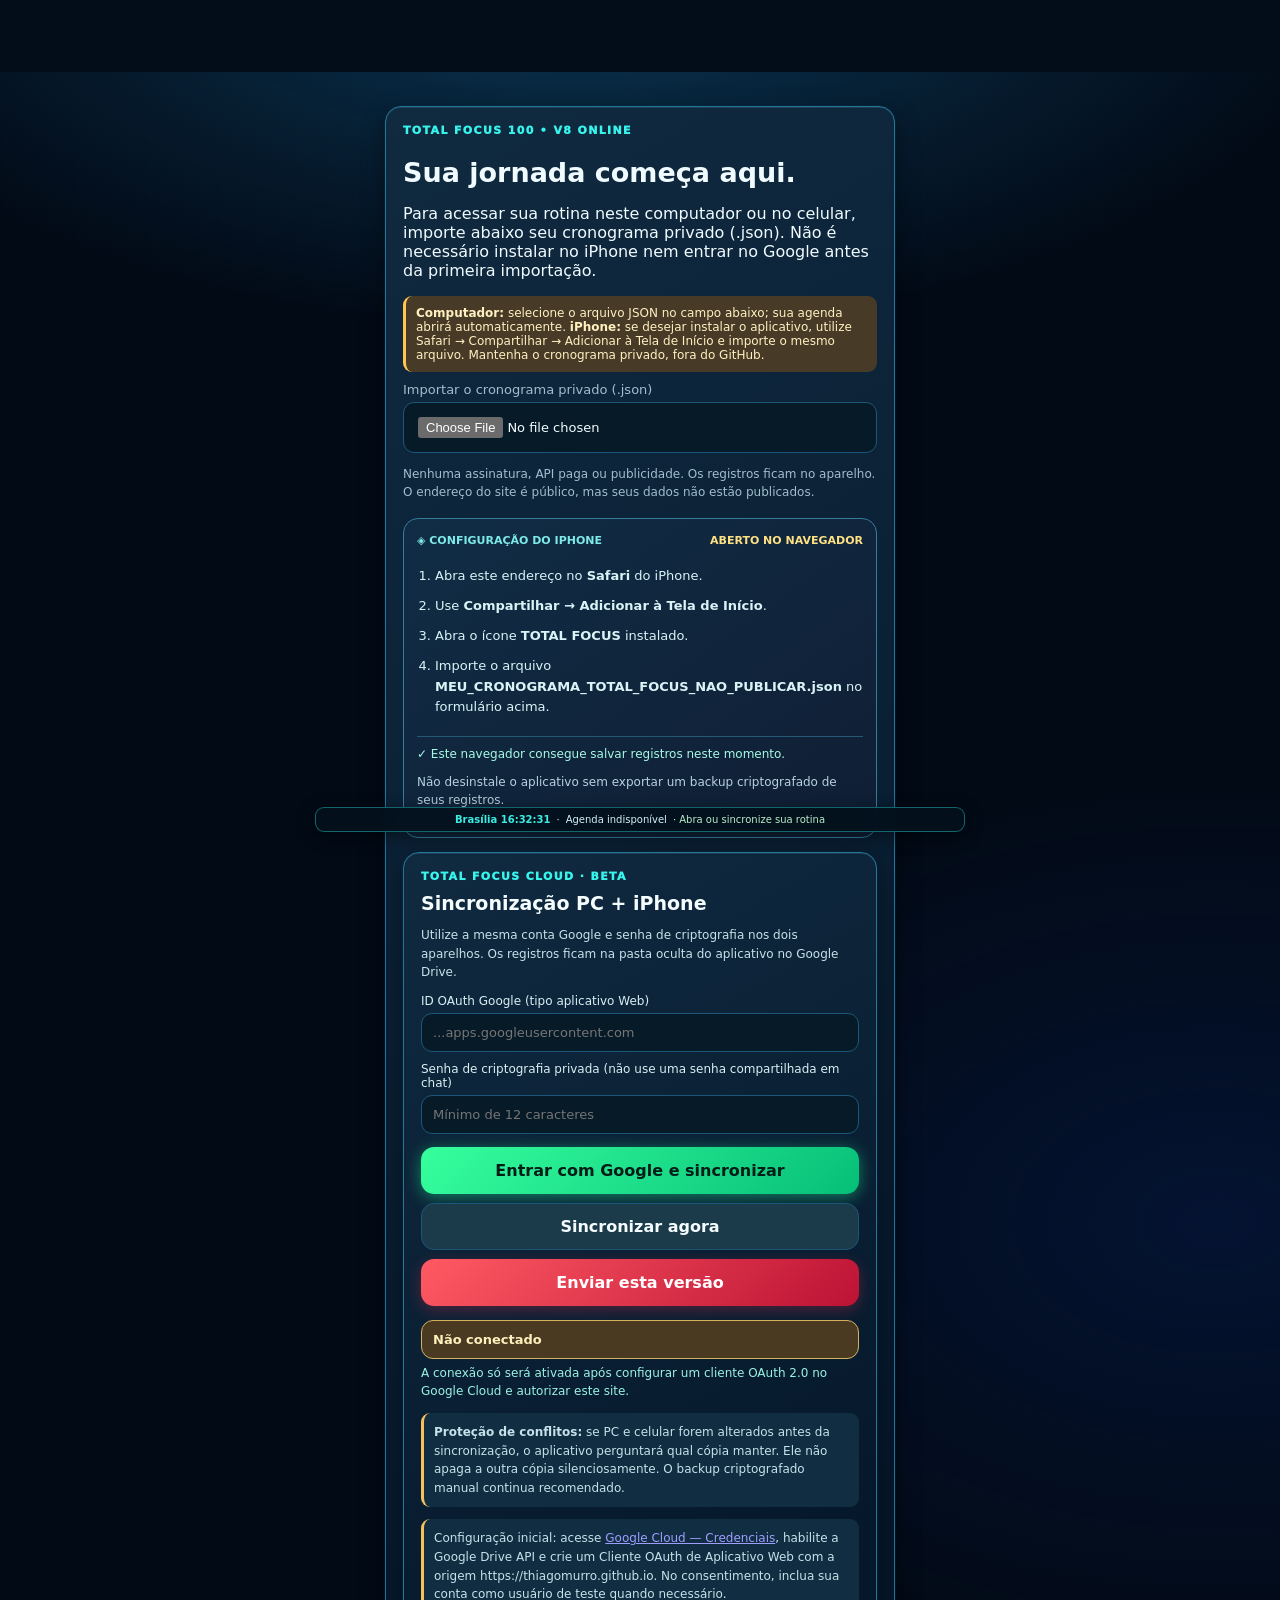
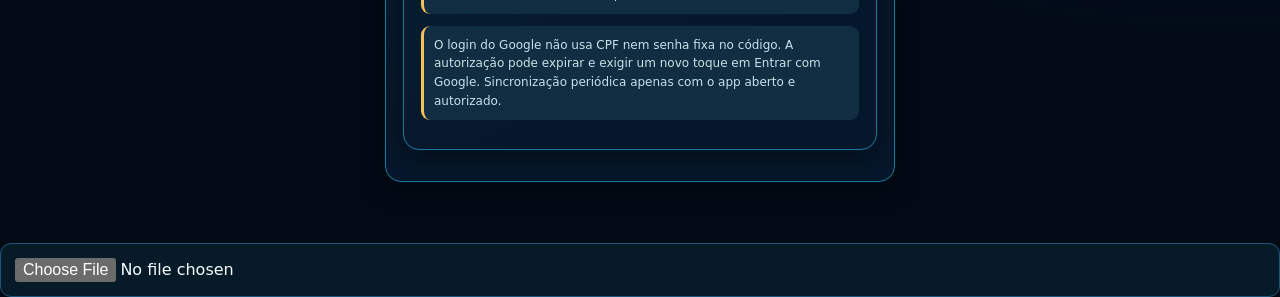
<file: total-focus-100/index.html>
<!doctype html>
<html lang="pt-BR"><head><meta charset="utf-8"><meta name="viewport" content="width=device-width,initial-scale=1,viewport-fit=cover"><meta name="theme-color" content="#071629"><meta name="apple-mobile-web-app-capable" content="yes"><meta name="apple-mobile-web-app-status-bar-style" content="black-translucent"><meta name="apple-mobile-web-app-title" content="TOTAL FOCUS"><meta name="robots" content="noindex,nofollow"><link rel="manifest" href="./manifest.webmanifest"><link rel="icon" href="./icon.svg" type="image/svg+xml"><title>TOTAL FOCUS 100 | Jornada</title>
<style>
:root{color-scheme:dark;--bg:#061320;--panel:#102536;--panel2:#142e40;--edge:#275166;--txt:#eefafa;--muted:#a4c0cb;--cyan:#41e4df;--gold:#ffd078;--red:#fe807b}
*{box-sizing:border-box}body{font-family:-apple-system,BlinkMacSystemFont,"Segoe UI",sans-serif;background:radial-gradient(circle at 80% -5%,#174d62 0%,transparent 50%),var(--bg);color:var(--txt);margin:0;min-height:100vh}button,input,select,textarea{font:inherit}button{cursor:pointer;border:1px solid var(--edge);background:#1b3b4a;color:var(--txt);border-radius:13px;padding:12px 14px}button:disabled{opacity:.4;cursor:not-allowed}button.primary{color:#062527;background:linear-gradient(110deg,#38e1d5,#aaf9e7);border:0;font-weight:800}button.warn{background:#583139;border-color:#885663}button.gold{background:#efbc60;color:#222015;font-weight:800}button.small{padding:8px 11px;font-size:13px}.hidden{display:none!important}#shell{max-width:650px;margin:auto;padding:16px 16px 100px}header{display:flex;align-items:center;justify-content:space-between;gap:12px}header .logo{display:flex;align-items:center;gap:9px;font-size:15px;font-weight:900;letter-spacing:1.2px}header svg{width:41px;height:41px}h1{font-size:27px;margin:20px 0 5px}h2{font-size:19px;margin:0 0 12px}h3{margin:0 0 9px}.muted,small{color:var(--muted)}small{line-height:1.45}.kicker{color:var(--cyan);font-size:11px;font-weight:800;letter-spacing:1.6px}.card{border:1px solid var(--edge);background:linear-gradient(155deg,#102b3b,#0c1e2e);border-radius:21px;padding:17px;margin:14px 0;box-shadow:0 8px 28px #0002}.hero{border-color:#2c8f92;background:linear-gradient(125deg,#123f48,#102635)}.flex{display:flex;align-items:center;justify-content:space-between;gap:9px}.stack{display:grid;gap:9px}.grid{display:grid;grid-template-columns:1fr 1fr;gap:11px}.metric{background:#09202f;padding:12px;border-radius:13px}.metric strong{display:block;font-size:24px;margin-bottom:2px}.bar{height:8px;border-radius:10px;background:#224150;overflow:hidden;margin:10px 0}.bar span{display:block;height:100%;background:linear-gradient(90deg,var(--cyan),var(--gold))}.task{border-bottom:1px solid #294454;padding:12px 0;display:flex;align-items:center;gap:9px}.task .hour{font-weight:800;color:var(--cyan);min-width:45px;font-size:13px}.task .data{flex:1;min-width:0}.task strong{display:block;font-size:14px}.task small{display:block}.task button{padding:8px 10px}.tag{font-size:11px;color:var(--gold)}#nav{position:fixed;bottom:0;left:0;width:100%;display:flex;justify-content:center;background:#071b2aee;border-top:1px solid var(--edge);padding:8px 3px max(8px,env(safe-area-inset-bottom));backdrop-filter:blur(12px);z-index:20}#nav button{border:0;background:transparent;font-size:11px;border-radius:9px;max-width:105px;min-width:60px;padding:5px 4px}#nav button i{display:block;font-style:normal;font-size:21px;margin-bottom:3px}#nav button.current{background:#164c56;color:#7bfff1}.pill{border-radius:22px;padding:8px 10px;background:#173d46;color:#ccfbf0;font-size:12px}label{display:block;margin:10px 0;font-size:13px;color:var(--muted)}input,select,textarea{display:block;color:var(--txt);background:#071a27;border:1px solid var(--edge);padding:11px;border-radius:11px;width:100%;margin-top:5px}input[type=file]{padding:14px}dialog{background:#0c2130;color:var(--txt);border:1px solid var(--edge);border-radius:19px;padding:20px;max-width:min(95vw,520px);max-height:85vh;overflow:auto;width:94%}dialog::backdrop{background:#001017bb}#toast{position:fixed;bottom:94px;left:50%;transform:translateX(-50%);background:#254d50;border:1px solid var(--cyan);border-radius:15px;max-width:95vw;padding:12px 19px;font-size:13px;z-index:99;display:none}.buttons{display:flex;flex-wrap:wrap;gap:8px;margin-top:13px}.notice{border-left:3px solid var(--gold);background:#473b28;color:#fff0c0;padding:10px;border-radius:9px;font-size:12px}.dog-line{padding:10px 0;border-bottom:1px solid var(--edge)}.dog-line b{color:var(--cyan)}.circle{font-size:42px;color:var(--cyan);font-variant-numeric:tabular-nums;font-weight:900;margin:15px 0}.steps{padding-left:21px}.steps li{padding:5px 0;line-height:1.5}.fixed{color:#b1c0c9}#setup{max-width:550px;margin:8vh auto 3vh;padding:20px}.footnote{font-size:12px;line-height:1.5;color:var(--muted)}
@media(max-width:390px){.grid{grid-template-columns:1fr}#nav button{min-width:54px}}
</style><style>
/* TF_SLEEP_ONLINE_V9 - identidade visual jogo e descanso */
body{background:radial-gradient(ellipse 85% 45% at 8% -4%,#226b88ad,transparent 75%),radial-gradient(ellipse 68% 38% at 100% 12%,#42247880,transparent 75%),#060c19;background-attachment:fixed}
body:before{content:"";position:fixed;inset:0;pointer-events:none;opacity:.14;background-image:radial-gradient(#82faff 1px,transparent 1.6px);background-size:63px 85px;animation:starShift 40s linear infinite}
#shell{position:relative}header{position:relative;z-index:2;background:#0c2340c4;padding:10px;border:1px solid #55e5db70;border-radius:17px;box-shadow:0 0 24px #1acde12c;backdrop-filter:blur(10px)}header .logo svg{filter:drop-shadow(0 0 9px #2ef3e9)}
.card{border-color:#436b8a;box-shadow:inset 0 1px 0 #ffffff19,0 10px 30px #0007;backdrop-filter:blur(8px)}
.card.hero{position:relative;overflow:hidden;border:1px solid #56f2e4;box-shadow:0 0 35px #37e7de37,inset 0 0 33px #4ef3ea12;background:radial-gradient(circle at 90% 0%,#198e9381,transparent 45%),linear-gradient(132deg,#16394d,#151b38)}
.card.hero:after{content:"◈";position:absolute;right:-12px;top:-38px;font-size:162px;color:#71f2ed17;pointer-events:none;animation:orb 6s ease-in-out infinite}
.card.hero button.primary{position:relative;z-index:2;min-height:53px;box-shadow:0 7px 21px #20ffd13b}
.metric{border:1px solid #59bddc5a;background:linear-gradient(145deg,#122e45,#121d35)}
#nav{border-top:1px solid #56e4e2a0;box-shadow:0 -8px 35px #07d7dd17}#nav button.current{text-shadow:0 0 12px #68ffee}
#sleep-open{margin-left:auto;font-size:21px;color:#91f9ee;border:1px solid #3ce7d6}
#sleep-modal{background:linear-gradient(143deg,#102e47,#11162f);color:#edffff;border:1px solid #54e7e3;box-shadow:0 15px 80px #000b}
.sleep-moon{font-size:42px;display:grid;place-items:center;width:76px;height:76px;border-radius:50%;background:radial-gradient(circle at 20% 20%,#58dce7,#173249 75%);border:2px solid #5aeee7;box-shadow:0 0 30px #49eddf99;animation:orb 5s ease-in-out infinite}
.sleep-days{display:grid;grid-template-columns:repeat(3,1fr);gap:9px;margin:17px 0}.sleep-days section{text-align:center;border:1px solid #347c92;border-radius:13px;background:#16344c;padding:10px 3px}.sleep-days strong{display:block;font-size:23px;color:#8ffce9}.sleep-days small{font-size:10px}.sleep-modal-opts label{display:flex;gap:8px;align-items:center;color:#e2fafa}.sleep-modal-opts input{width:18px;height:18px;margin:0}.sleep-actions button{width:100%;margin-top:9px}.sleep-note{background:#493728;color:#ffe8bd;padding:11px;border-radius:10px;font-size:12px;line-height:1.55}.sleep-caption{font-size:12px;color:#b5cddf;line-height:1.5}
@keyframes orb{50%{transform:translateY(9px)}}@keyframes starShift{to{background-position:160px 100px}}
@media(prefers-reduced-motion:reduce){.card.hero:after,.sleep-moon,body:before{animation:none}}
</style><link rel="stylesheet" href="./game-v10.css?v=10"><link rel="stylesheet" href="./game-v11.css?v=11"><link rel="stylesheet" href="./coach-v12.css?v=12"><link rel="stylesheet" href="./install-v13.css?v=13"><link rel="stylesheet" href="./reminders-v14.css?v=14"><link rel="stylesheet" href="./cloud-v16.css?v=16"><link rel="stylesheet" href="./experience-v17.css?v=17"><link rel="stylesheet" href="./screens-v18.css?v=18"><link rel="stylesheet" href="./qa-v19.css?v=19"><link rel="stylesheet" href="./premium-v20.css?v=21"><link rel="stylesheet" href="./desktop-v22.css?v=22"><link rel="stylesheet" href="./study-progress-v24.css?v=24"><link rel="stylesheet" href="./tf25-ui.css?v=25"><link rel="stylesheet" href="./tf42-live-focus.css?v=43"></head><body>
<div id="setup" class="hidden"><div class="card"><div class="kicker">TOTAL FOCUS 100 • V8 ONLINE</div><h1>Sua jornada começa aqui.</h1><p>Para acessar sua rotina neste computador ou no celular, importe abaixo seu cronograma privado (.json). Não é necessário instalar no iPhone nem entrar no Google antes da primeira importação.</p><div class="notice"><strong>Computador:</strong> selecione o arquivo JSON no campo abaixo; sua agenda abrirá automaticamente. <strong>iPhone:</strong> se desejar instalar o aplicativo, utilize Safari → Compartilhar → Adicionar à Tela de Início e importe o mesmo arquivo. Mantenha o cronograma privado, fora do GitHub.</div><label>Importar o cronograma privado (.json)<input id="upload" type="file" accept=".json,application/json"></label><p class="footnote">Nenhuma assinatura, API paga ou publicidade. Os registros ficam no aparelho. O endereço do site é público, mas seus dados não estão publicados.</p></div></div>
<div id="shell" class="hidden"><header><div class="logo"><svg viewBox="0 0 64 64" aria-label="Marca TOTAL FOCUS"><circle cx="32" cy="32" r="27" fill="#0b3140" stroke="#33ded4" stroke-width="5"/><path d="M12 43 32 16 52 43 32 29Z" fill="#80ffff" stroke="#009bd3" stroke-width="2"/><path d="M32 4v10M32 50v10M4 32h10M50 32h10" stroke="#fff" stroke-width="3"/></svg><span>TOTAL<br>FOCUS 100</span></div><span class="pill" id="level">NÍVEL 1</span></header><main id="main"></main></div>
<nav id="nav" class="hidden"><button data-page="today" class="current"><i>◉</i>Hoje</button><button data-page="agenda"><i>▦</i>Agenda</button><button data-page="shiro"><i>♧</i>Shiro</button><button data-page="progress"><i>▤</i>Rendimento</button><button data-page="focus"><i>✧</i>FOCUS AI</button><button data-page="config"><i>⚙</i>Ajustes</button></nav>
<dialog id="modal"><div id="modalcontent"></div><div class="buttons"><button id="close">Fechar</button></div></dialog><div id="toast"></div>
<script>
(function(){
"use strict";
var DK="totalfocus100.private.dataset.v1",SK="totalfocus100.v1",D=null,S=null,page="today",picked=null,interval=null;
var $=id=>document.getElementById(id),fmt=d=>d.split("-").reverse().join("/"),date=()=>{var d=new Date();return d.getFullYear()+"-"+String(d.getMonth()+1).padStart(2,"0")+"-"+String(d.getDate()).padStart(2,"0")},minute=x=>Number(x.slice(0,2))*60+Number(x.slice(3,5)),clock=x=>String(Math.floor(x/60)).padStart(2,"0")+":"+String(x%60).padStart(2,"0"),es=x=>String(x==null?"":x).replace(/[&<>"']/g,a=>({"&":"&amp;","<":"&lt;",">":"&gt;",'"':"&quot;","'":"&#39;"}[a]));
function notify(m){$("toast").textContent=m;$("toast").style.display="block";clearTimeout(notify.t);notify.t=setTimeout(()=>$("toast").style.display="none",3200)}
function sound(){if(S.settings&&S.settings.sound===false)return;try{var c=new(window.AudioContext||window.webkitAudioContext)(),o=c.createOscillator(),g=c.createGain();o.frequency.setValueAtTime(720,c.currentTime);o.frequency.linearRampToValueAtTime(1100,c.currentTime+.13);g.gain.setValueAtTime(.08,c.currentTime);g.gain.exponentialRampToValueAtTime(.001,c.currentTime+.18);o.connect(g);g.connect(c.destination);o.start();o.stop(c.currentTime+.19);setTimeout(()=>c.close(),400)}catch(e){}}
function init(){try{D=JSON.parse(localStorage.getItem(DK));if(!D||!Array.isArray(D.tasks)||D.start!=="2026-10-19"||D.end!=="2027-01-26")D=null}catch(e){D=null}
if(!D){$("setup").classList.remove("hidden");$("shell").classList.add("hidden");$("nav").classList.add("hidden");return}
try{S=JSON.parse(localStorage.getItem(SK))}catch(e){}if(!S)S={};S.statuses=S.statuses||{};S.overrides=S.overrides||{};S.quotes=S.quotes||{};S.quoteTimers=S.quoteTimers||{};S.dogs=S.dogs||{};S.weights=S.weights||[{date:D.start,kg:D.weightKg}];S.checkins=S.checkins||{};S.history=S.history||[];S.settings=S.settings||{sound:true};picked=date()<D.start?D.start:date()>D.end?D.end:date();$("setup").classList.add("hidden");$("shell").classList.remove("hidden");$("nav").classList.remove("hidden");render()}
function save(){try{localStorage.setItem(SK,JSON.stringify(S))}catch(e){notify("Sem espaço para salvar. Faça backup imediatamente.")}}
function tasks(){return D.tasks.map(t=>Object.assign({},t,S.overrides[t.id]||{}))}
function byDate(day){return tasks().filter(t=>t.date===day).sort((a,b)=>a.time.localeCompare(b.time))}
function get(id){return tasks().find(t=>t.id===id)}
function status(t){return S.statuses[t.id]||"pendente"}
function flexible(t){return t.priority==="flex"&&!t.meta?.optional}
function xp(){return tasks().filter(t=>flexible(t)&&status(t)==="feito").reduce((s,t)=>s+({Treino:22,Cardio:35,Shiro:28,PMERJ:25,"Inglês":17,Empresa:15}[t.category]||10),0)}
function daynum(day){return Math.round((new Date(day+"T12:00:00")-new Date(D.start+"T12:00:00"))/86400000)+1}
function done(id){var t=get(id);if(!t||t.priority!=="flex")return;if(t.category==="Empresa"&&t.meta?.kind==="cotacao")return quote(t);if(t.category==="Shiro")return dog(t);if(t.category==="Cardio")return cardio(t);S.statuses[id]="feito";S.history.unshift({type:"concluída",id:id,at:new Date().toISOString()});save();sound();render();notify("Missão concluída! +XP")}
function show(html){$("modalcontent").innerHTML=html;$("modal").showModal()}
function tag(t){return t.priority!=="flex"?"FIXO":t.category==="Empresa"?"COTAÇÃO":t.category.toUpperCase()}
function taskline(t){var isf=t.priority==="flex";return '<div class="task"><span class="hour">'+es(t.time)+'</span><div class="data"><strong>'+es(t.title)+'</strong><small>'+es(tag(t))+' · '+es(status(t))+'</small></div>'+(window.TF41_ROUTINE?'<div class="tf41-actions">'+window.TF41_ROUTINE.controls(t,S)+'</div>':(isf?'<button data-do="view" data-id="'+es(t.id)+'">Abrir</button>':'<span class="fixed">●</span>'))+'</div>'}
function render(){if(!D)return;var totalxp=xp(),level=1+Math.floor(Math.sqrt(totalxp/220));$("level").textContent="NÍVEL "+level;document.querySelectorAll("#nav button").forEach(x=>x.classList.toggle("current",x.dataset.page===page));var html="";
if(page==="today"){var list=byDate(picked),flex=list.filter(flexible),n=flex.filter(t=>status(t)==="feito").length,upcoming=flex.find(t=>status(t)==="pendente"||status(t)==="reprogramado");html='<p class="kicker">JORNADA · DIA '+Math.max(0,Math.min(100,daynum(picked)))+' DE 100</p><div class="flex"><h1>Meu dia</h1><input type="date" id="datepick" min="'+D.start+'" max="'+D.end+'" value="'+picked+'" style="max-width:160px"></div><div class="card hero"><span class="kicker">PRÓXIMA MISSÃO</span><h2>'+(upcoming?es(upcoming.title):"Nada pendente neste dia")+'</h2><p class="muted">'+(upcoming?es(upcoming.time)+" · "+es(upcoming.category):"Confira sua evolução")+'</p>'+(upcoming?'<button class="primary" data-do="view" data-id="'+es(upcoming.id)+'">▶ Iniciar / registrar</button>':'')+'</div><div class="grid"><div class="metric"><strong>'+n+'/'+flex.length+'</strong><small>Missões de hoje</small></div><div class="metric"><strong>'+totalxp+'</strong><small>Pontos de experiência</small></div></div><div class="bar"><span style="width:'+(flex.length?Math.round(n/flex.length*100):0)+'%"></span></div><div class="buttons"><button data-do="next">Remanejar próxima</button><button data-do="day">Reorganizar o dia</button><button data-do="undo">Desfazer último remanejamento</button><button data-do="checkin">Check-in físico</button></div><div class="card"><h2>Agenda</h2>'+list.map(taskline).join("")+'</div>'}
if(page==="agenda"){html='<h1>Agenda e ciclos</h1><label>Escolha uma data<input type="date" id="datepick" min="'+D.start+'" max="'+D.end+'" value="'+picked+'"></label><p class="muted">Ciclo '+Math.ceil(daynum(picked)/12)+' de 9 • sábado e compromissos fixos protegidos.</p><div class="card">'+byDate(picked).map(taskline).join("")+'</div><button data-do="travel">Modo viagem</button>'}
if(page==="shiro"){var lines=tasks().filter(t=>t.category==="Shiro"),ct=lines.filter(t=>status(t)==="feito").length;html='<h1>Escola do Shiro</h1><p class="notice">Filhote: sem corrida de 5 km, saltos repetidos ou esforços forçados antes da maturidade e orientação veterinária.</p><div class="grid"><div class="metric"><strong>'+ct+'/'+lines.length+'</strong><small>Sessões concluídas</small></div><div class="metric"><strong>4x</strong><small>Treinos de obediência por semana</small></div></div><div class="card"><h2>Próximos treinos</h2>'+lines.filter(t=>t.date>=picked).slice(0,10).map(t=>'<div class="task"><div class="data"><strong>'+fmt(t.date)+' · '+es(t.title)+'</strong><small>'+es(status(t))+'</small></div><button data-do="view" data-id="'+es(t.id)+'">Treinar</button></div>').join("")+'</div>'}
if(page==="progress"){var categories=["Treino","Cardio","Shiro","PMERJ","Inglês","Empresa"],completed=tasks().filter(t=>flexible(t)&&status(t)==="feito");html='<h1>Meu rendimento</h1><div class="grid"><div class="metric"><strong>'+completed.length+'</strong><small>Missões realizadas</small></div><div class="metric"><strong>'+xp()+'</strong><small>XP acumulados</small></div></div><div class="card"><h2>Por área</h2>'+categories.map(cat=>{var ar=tasks().filter(t=>t.category===cat&&flexible(t)),ok=ar.filter(t=>status(t)==="feito").length;return '<p>'+cat+': '+ok+'/'+ar.length+'</p><div class="bar"><span style="width:'+(ar.length?Math.round(100*ok/ar.length):0)+'%"></span></div>'}).join("")+'</div><div class="card"><h2>Saúde</h2><p>Peso inicial: '+es(D.weightKg)+' kg</p><p>Último peso: '+es(S.weights.at(-1)?.kg||D.weightKg)+' kg</p><button data-do="weight">Registrar peso</button></div><p class="footnote">Não confunda pontos do jogo com resultados físicos ou rendimento em provas.</p>'}
if(page==="focus"){html='<h1>FOCUS AI</h1><p class="muted">Assistente local gratuito, sem API ChatGPT conectada. Você pode digitar comandos ou ditá-los se o navegador permitir.</p><div class="card"><h2>Pergunte ou peça uma ação</h2><input id="ask" placeholder="Ex.: O que tenho hoje?"><div class="buttons"><button class="primary" data-do="ask">Enviar</button><button data-do="mic">🎙 Ditado</button></div><div id="answer" class="notice" style="margin-top:12px">Posso explicar a agenda, abrir uma missão ou orientar os comandos do Shiro.</div></div><div class="card"><h3>Exemplos</h3><p>“O que tenho hoje?”</p><p>“Quero treinar o Shiro”</p><p>“Abrir cotações”</p><p>“Como funciona o fica?”</p></div>'}
if(page==="config"){html='<h1>Ajustes e privacidade</h1><div class="card"><h2>Backup e restauração</h2><p class="muted">Seu histórico fica no aparelho. Exporte regularmente e guarde o arquivo fora do telefone.</p><div class="buttons"><button data-do="backup">Backup criptografado</button><button data-do="restore">Restaurar backup</button></div><input type="file" id="restorefile" accept=".json" class="hidden"><p class="footnote">O site público não contém seus dados. Sem login, sincronização de nuvem ou chamadas para APIs pagas.</p></div><div class="card"><h2>Preferências</h2><label><input id="sound" type="checkbox" style="width:auto;display:inline" '+(S.settings.sound!==false?"checked":"")+'> Efeitos sonoros</label><p class="notice">Notificações na tela bloqueada exigem um servidor Web Push configurado. Ainda não estão ativas nesta edição. Vibração é controlada pelo iOS.</p></div><button data-do="exportAgenda">Exportar agenda privada</button>'}
$("main").innerHTML=html}
function viewTask(id){var t=get(id);if(!t)return;if(t.category==="Empresa"&&t.meta?.kind==="cotacao")return quote(t);if(t.category==="Shiro")return dog(t);if(t.category==="Treino")return workout(t);if(t.category==="Cardio")return cardio(t);show('<span class="kicker">'+es(t.category)+'</span><h2>'+es(t.title)+'</h2><p>'+es(t.description||"")+'</p><div class="buttons"><button class="primary" data-do="complete" data-id="'+es(id)+'">✓ Concluída</button><button data-do="move" data-id="'+es(id)+'">Remanejar</button></div>')}
function cardio(t){var ck=S.checkins?.[t.date]||{};var advice=(ck.pain==="sim"||Number(ck.sleep)<6||(ck.energy&&Number(ck.energy)<=2))?"Atenção: sono insuficiente, dor ou disposição baixa. Faça atividade leve ou descanse; não progrida a carga.":"Evolua gradualmente, respeitando esforço e recuperação.";show('<h2>'+es(t.title)+'</h2><p>'+es(t.description||"")+'</p><div class="notice">'+es(advice)+'</div><label>Distância (km)<input id="km" type="number" step=".01"></label><label>Tempo (minutos)<input id="mins" type="number" min="1"></label><label>Esforço percebido (1–10)<input id="effort" type="number" min="1" max="10" value="5"></label><label>Dor incomum?<select id="pain"><option value="nao">Não</option><option value="sim">Sim</option></select></label><button class="primary" data-do="savecardio" data-id="'+es(t.id)+'">Salvar resultado</button>')}
function workout(t){var moves=t.meta?.moves||[];show('<h2>'+es(t.title)+'</h2><p class="notice">10 minutos: 2 min de ativação, 6 min de movimentos e 2 min de recuperação. Priorize execução correta.</p>'+moves.map(name=>{var s=D.exerciseSpecs?.[name]||{};return '<div class="dog-line"><h3>'+es(name)+'</h3><p><b>'+es(s.sets||"2 blocos de 40 s")+'</b> • '+es(s.reps||"8 repetições controladas")+'</p><p><b>Fortalece:</b> '+es((s.muscles||[]).join(", "))+'</p><p><b>Posição inicial:</b> '+es(s.start||"Prepare com calma")+'</p><p><b>Movimento:</b> '+es(s.move||"Execute sem dor")+'</p><p class="muted">'+es(s.mistake||"")+'</p></div>'}).join("")+'<button class="primary" data-do="complete" data-id="'+es(t.id)+'">Concluí os 10 minutos</button>')}
function dog(t){var r=D.dogSessions?.[t.meta?.session];if(!r)return notify("Sessão não encontrada");var saved=S.dogs[t.id]||{},counts=saved.counts||{};show('<span class="kicker">TREINADOR DO SHIRO</span><h2>'+es(r.label)+'</h2><p class="muted">'+es(r.location)+'</p>'+r.routine.map(pair=>{var name=pair[0],n=pair[1],g=D.commands?.[name]||{},value=counts[name]||0;return '<div class="dog-line"><h3>'+es(name)+'</h3><p>'+es(g.why||"")+'</p><ol class="steps">'+(g.steps||[]).map(v=>'<li>'+es(v)+'</li>').join("")+'</ol><small>Meta: '+n+' tentativas · '+es(pair[2])+'</small><div class="flex"><button data-do="dogdec" data-id="'+es(t.id)+'" data-cmd="'+es(name)+'">−</button><b id="n-'+es(name)+'">'+value+' / '+n+' acertos</b><button data-do="doginc" data-id="'+es(t.id)+'" data-cmd="'+es(name)+'">+ Acerto</button></div></div>'}).join("")+'<p class="notice">ISSO! confirma o acerto. OKAY libera o comando Fica. Reforce positivamente, sem trancos na guia.</p><button class="primary" data-do="dogdone" data-id="'+es(t.id)+'">Salvar sessão</button>')}
function qobj(id){return S.quoteTimers[id]||(S.quoteTimers[id]={ms:0,since:null,finished:false})}
function qwindow(t){return [new Date(t.date+"T"+t.time+":00").getTime(),new Date(t.date+"T"+t.end+":00").getTime()]}
function qms(t){var q=qobj(t.id),w=qwindow(t),ms=q.ms+(q.since?Math.max(0,Math.min(Date.now(),w[1])-Math.max(q.since,w[0])):0);return Math.min(Math.max(0,ms),w[1]-w[0])}
function fmtms(ms){var x=Math.floor(ms/1000);return String(Math.floor(x/3600)).padStart(2,"0")+":"+String(Math.floor(x/60)%60).padStart(2,"0")+":"+String(x%60).padStart(2,"0")}
function quotesync(t){var q=qobj(t.id),w=qwindow(t);if(Date.now()>=w[1]&&!q.finished){q.ms=qms(t);q.since=null;q.finished=true;S.quotes[t.id]={minutes:Math.round(q.ms/60000),tracked:true};if(status(t)!=="feito")S.statuses[t.id]="registrado";save()}}
function quote(t){quotesync(t);clearInterval(interval);show('<span class="kicker">COTAÇÕES SHIRO</span><h2>'+es(t.title)+'</h2><p>'+es(t.time)+"–"+es(t.end)+'</p><div id="qstatus" class="tag"></div><div class="circle" id="qtime">00:00:00</div><p>Tempo efetivo trabalhado, descontando pausas.</p><div class="buttons" id="qbuttons"></div><div id="qsummary"></div>');function paint(){if(!$("modal").open){clearInterval(interval);return}quotesync(t);var q=qobj(t.id),w=qwindow(t),now=Date.now(),running=!!q.since&&!q.finished,closed=now>=w[1]||q.finished,ms=qms(t);$("qtime").textContent=fmtms(ms);$("qstatus").textContent=closed?"JANELA ENCERRADA":running?"EM ANDAMENTO":"PAUSADO";$("qbuttons").innerHTML=closed?'<button class="primary" data-do="quoteconfirm" data-id="'+es(t.id)+'">Confirmar cotações concluídas</button>':now<w[0]?'<small>O cronômetro libera no horário agendado.</small>':running?'<button class="warn" data-do="qpause" data-id="'+es(t.id)+'">Ⅱ Pausar</button><button data-do="qfinish" data-id="'+es(t.id)+'">Encerrar</button>':'<button class="primary" data-do="qstart" data-id="'+es(t.id)+'">▶ '+(q.ms?"Retomar":"Iniciar")+'</button><button data-do="qfinish" data-id="'+es(t.id)+'">Encerrar</button>';$("qsummary").innerHTML='<p class="muted">Reservado '+fmtms(w[1]-w[0])+' • Efetivo '+fmtms(ms)+' • Não trabalhado '+fmtms(Math.max(0,(closed?w[1]:Math.max(w[0],now))-w[0]-ms))+'</p><small>O tempo não prova conclusão das propostas.</small>'}interval=setInterval(paint,1000);paint()}
function qaction(id,cmd){var t=get(id),q=qobj(id),w=qwindow(t),now=Date.now();if(!t||now<w[0]||now>w[1]||q.finished)return notify("Fora da janela prevista");var ms=qms(t);if(cmd==="qpause"){q.ms=ms;q.since=null}else if(cmd==="qstart"){q.since=now}else if(cmd==="qfinish"){if(!confirm("Encerrar a contagem?"))return;q.ms=ms;q.since=null;q.finished=true;S.quotes[id]={minutes:Math.round(ms/60000),tracked:true};S.statuses[id]="registrado"}save();quote(t)}
function shift(t){if(t.meta?.businessCritical){S.statuses[t.id]="sem-vaga";save();notify("Prazo de certame: atenção, cotação não foi remarcada.");return false}var initial=new Date(t.date+"T12:00:00");for(var i=1;i<=14;i++){var dt=new Date(initial.getTime()+i*86400000),day=dt.getFullYear()+"-"+String(dt.getMonth()+1).padStart(2,"0")+"-"+String(dt.getDate()).padStart(2,"0");if(day>D.end)break;var wd=dt.getDay();if(wd===6||D.holidays?.[day]||D.events?.[day])continue;var minutes=minute(t.end)-minute(t.time),candidates=t.category==="PMERJ"||t.category==="Inglês"?["15:32"]:t.category==="Shiro"?["18:05"]:t.category==="Treino"?["06:35"]:t.category==="Cardio"?["18:20"]:[];if(wd===0&&t.category!=="Treino"&&t.category!=="Cardio")continue;for(var c of candidates){var a=minute(c),b=a+minutes;if(b>1260||b>1440)continue;var clash=tasks().some(x=>x.id!==t.id&&x.date===day&&status(x)!=="cancelado"&&a<minute(x.end)&&b>minute(x.time));if(clash)continue;if(t.category==="Cardio"&&t.meta?.kind==="run"&&tasks().some(x=>x.id!==t.id&&x.category==="Cardio"&&x.meta?.kind==="run"&&Math.abs((new Date(x.date+"T12:00:00")-dt)/86400000)<2&&status(x)!=="cancelado"))continue;S.overrides[t.id]={date:day,time:c,end:clock(b)};S.statuses[t.id]="reprogramado";save();return true}}S.statuses[t.id]="sem-vaga";save();return false}
function shiftMany(ids){var before=JSON.stringify({statuses:S.statuses,overrides:S.overrides});S.undo=before;var n=0;ids.forEach(id=>{var t=get(id);if(t&&shift(t))n++});save();render();notify(n+" remanejadas; "+(ids.length-n)+" sem horário seguro.")}
function promptText(input){var s=input.trim().toLowerCase(),message="Não compreendi. Posso consultar a agenda, abrir o Shiro ou as cotações.";if(s.includes("hoje")||s.includes("agenda")){page="today";render();message="A agenda de "+fmt(picked)+" está na tela, com "+byDate(picked).length+" compromissos."}else if(s.includes("shiro")||s.includes("fica")||s.includes("senta")){page="shiro";render();message="Abri a escola do Shiro. Selecione uma cartela e avance comando por comando."}else if(s.includes("cotação")||s.includes("cotaç")||s.includes("licitação")){var t=byDate(date()).find(x=>x.category==="Empresa"&&x.meta?.kind==="cotacao");if(t){quote(t);message="Abri seu cronômetro de cotações."}else message="Não existe cotação agendada para hoje."}return message}
async function encryptBackup(){if(!crypto.subtle)return notify("Criptografia indisponível");var pwd=prompt("Crie uma senha forte para o backup (12 caracteres ou mais):");if(!pwd||pwd.length<12)return notify("Use pelo menos 12 caracteres.");var salt=crypto.getRandomValues(new Uint8Array(16)),iv=crypto.getRandomValues(new Uint8Array(12)),enc=new TextEncoder(),base=await crypto.subtle.importKey("raw",enc.encode(pwd),"PBKDF2",false,["deriveKey"]),key=await crypto.subtle.deriveKey({name:"PBKDF2",salt,iterations:160000,hash:"SHA-256"},base,{name:"AES-GCM",length:256},false,["encrypt"]),cipher=await crypto.subtle.encrypt({name:"AES-GCM",iv},key,enc.encode(JSON.stringify({data:S,cronograma:D,extras:Object.fromEntries(Object.keys(localStorage).filter(k=>k==="totalfocus100.sleep.v9"||k==="totalfocus100.v12.voice"||k==="totalfocus100.v17.shiroPhoto"||k==="totalfocus100.v18.modes"||k==="totalfocus100.study.v24"||k.startsWith("totalfocus100.v12.dog-attempts.")).map(k=>[k,localStorage.getItem(k)]))})));download("TOTAL_FOCUS_backup_v8_criptografado.json",JSON.stringify({format:"TF_V8_ENCRYPTED",salt:Array.from(salt),iv:Array.from(iv),cipher:Array.from(new Uint8Array(cipher))}));notify("Backup criptografado gerado. Guarde a senha.")}
function download(name,text){var b=new Blob([text],{type:"application/json"}),url=URL.createObjectURL(b),a=document.createElement("a");a.href=url;a.download=name;a.click();setTimeout(()=>URL.revokeObjectURL(url),1000)}
async function restore(file){try{var o=JSON.parse(await file.text());if(o.format!=="TF_V8_ENCRYPTED")throw Error("Formato de backup incompatível");var pwd=prompt("Informe a senha do backup:");if(!pwd)return;var salt=new Uint8Array(o.salt),iv=new Uint8Array(o.iv),cipher=new Uint8Array(o.cipher),enc=new TextEncoder(),base=await crypto.subtle.importKey("raw",enc.encode(pwd),"PBKDF2",false,["deriveKey"]),key=await crypto.subtle.deriveKey({name:"PBKDF2",salt,iterations:160000,hash:"SHA-256"},base,{name:"AES-GCM",length:256},false,["decrypt"]),plain=await crypto.subtle.decrypt({name:"AES-GCM",iv},key,cipher),obj=JSON.parse(new TextDecoder().decode(plain));if(!obj.data?.statuses||!obj.data?.quoteTimers)throw Error("Backup inválido");if(!confirm("Substituir registros atuais?"))return;S=obj.data;save();if(obj.cronograma&&obj.cronograma.start==="2026-10-19"&&Array.isArray(obj.cronograma.tasks)){D=obj.cronograma;localStorage.setItem(DK,JSON.stringify(D))}if(obj.extras&&typeof obj.extras==="object"){Object.entries(obj.extras).forEach(([k,v])=>{if((k==="totalfocus100.sleep.v9"||k==="totalfocus100.v12.voice"||k==="totalfocus100.v17.shiroPhoto"||k==="totalfocus100.v18.modes"||k==="totalfocus100.study.v24"||k.startsWith("totalfocus100.v12.dog-attempts."))&&typeof v==="string")localStorage.setItem(k,v)})}render();notify("Backup restaurado")}catch(e){notify("Falha ao restaurar: "+e.message)}}
document.addEventListener("click",e=>{var b=e.target.closest("[data-page],[data-do]");if(!b)return;if(b.dataset.page){page=b.dataset.page;render();scrollTo(0,0);return}var act=b.dataset.do,id=b.dataset.id,t=id?get(id):null;if(act==="view")viewTask(id);else if(act==="complete"){done(id);$("modal").close()}else if(act==="savecardio"){var m=Number($("mins").value),eff=Number($("effort").value);if(m<1||eff<1||eff>10)return notify("Preencha tempo e esforço válidos");S.cardio=S.cardio||{};S.cardio[id]={minutes:m,km:Number($("km").value)||0,effort:eff,pain:$("pain").value};S.statuses[id]="feito";save();$("modal").close();sound();render()}else if(act==="doginc"||act==="dogdec"){var saved=S.dogs[id]||(S.dogs[id]={counts:{}}),cmd=b.dataset.cmd;var count=saved.counts[cmd]||0;saved.counts[cmd]=Math.max(0,count+(act==="doginc"?1:-1));save();dog(get(id))}else if(act==="dogdone"){S.statuses[id]="feito";save();$("modal").close();sound();render()}else if(act==="qstart"||act==="qpause"||act==="qfinish")qaction(id,act);else if(act==="quoteconfirm"){if(!confirm("Confirma que concluiu as cotações efetivamente?"))return;S.statuses[id]="feito";save();$("modal").close();sound();render()}else if(act==="move"){if(!confirm("Procurar horário adequado nos próximos 14 dias?"))return;shiftMany([id]);$("modal").close()}else if(act==="checkin"){var ck=S.checkins[picked]||{};show('<h2>Como está sua recuperação?</h2><label>Horas de sono<input id="sleep" type="number" min="0" max="15" step=".5" value="'+(ck.sleep||7)+'"></label><label>Disposição (1 a 5)<input id="energy" type="number" min="1" max="5" value="'+(ck.energy||3)+'"></label><label>Dor incomum?<select id="checkpain"><option value="nao">Não</option><option value="sim">Sim</option></select></label><button class="primary" data-do="savecheckin">Salvar check-in</button>')}else if(act==="savecheckin"){S.checkins[picked]={sleep:Number($("sleep").value),energy:Number($("energy").value),pain:$("checkpain").value};save();$("modal").close();notify("Check-in salvo. O sistema irá considerar esses dados nos avisos de esforço.");}else if(act==="undo"){if(!S.undo)return notify("Nada para desfazer.");if(confirm("Restaurar as tarefas antes do último remanejamento?")){var prev=JSON.parse(S.undo);S.statuses=prev.statuses;S.overrides=prev.overrides;S.undo=null;save();render();notify("Remanejamento desfeito.");}}else if(act==="next"){var t=byDate(picked).find(x=>flexible(x)&&status(x)==="pendente");if(t)shiftMany([t.id])}else if(act==="day"){var ids=byDate(picked).filter(t=>flexible(t)&&status(t)==="pendente").map(t=>t.id);if(confirm("Reorganizar "+ids.length+" atividades?"))shiftMany(ids)}else if(act==="travel"){var end=prompt("Até qual data? (AAAA-MM-DD)",picked);if(!end||end<picked||end>D.end)return;var ids=tasks().filter(t=>t.date>=picked&&t.date<=end&&flexible(t)&&status(t)==="pendente").map(t=>t.id);if(confirm("Suspender "+ids.length+" atividades da viagem?")){S.undo=JSON.stringify({statuses:S.statuses,overrides:S.overrides});ids.forEach(id=>S.statuses[id]="cancelado");save();render()}}else if(act==="backup")encryptBackup();else if(act==="restore")$("restorefile").click();else if(act==="exportAgenda")download("meu_cronograma_privado.json",JSON.stringify(D));else if(act==="ask"){var question=$("ask").value,reply=promptText(question);if($("answer"))$("answer").textContent=reply;if(S.settings.sound!==false)sound()}else if(act==="mic"){var R=window.SpeechRecognition||window.webkitSpeechRecognition;if(!R)return notify("Ditado não disponível neste navegador");var r=new R();r.lang="pt-BR";r.onresult=x=>{$("ask").value=x.results[0][0].transcript;$("answer").textContent=promptText($("ask").value)};r.start()}});
document.addEventListener("change",e=>{if(e.target.id==="datepick"){picked=e.target.value;render()}else if(e.target.id==="sound"){S.settings.sound=e.target.checked;save()}else if(e.target.id==="restorefile"&&e.target.files[0])restore(e.target.files[0]);else if(e.target.id==="upload"){var f=e.target.files?.[0];if(!f)return;if(f.size>5000000)return notify("Arquivo maior que o permitido");f.text().then(text=>{var x=JSON.parse(text);if(!Array.isArray(x.tasks)||x.start!=="2026-10-19"||x.end!=="2027-01-26")throw Error("Cronograma incompatível");localStorage.setItem(DK,JSON.stringify(x));init();notify("Cronograma importado no aparelho.")}).catch(err=>notify(err.message))}});
$("close").onclick=()=>{clearInterval(interval);$("modal").close()};document.addEventListener("visibilitychange",()=>{if(!document.hidden&&D)render()});
window.addEventListener("pageshow",()=>{if(D)render()});window.addEventListener("tf-remote-update",()=>{try{const d=JSON.parse(localStorage.getItem(DK)),s=JSON.parse(localStorage.getItem(SK));if(d?.tasks?.length&&s){if(!D){init();notify("Cronograma recuperado da nuvem.");return}D=d;S=s;S.statuses=S.statuses||{};S.overrides=S.overrides||{};S.quoteTimers=S.quoteTimers||{};S.dogs=S.dogs||{};S.history=S.history||[];render();notify("Dados atualizados pela nuvem.");}}catch(e){notify("Erro ao atualizar a interface: "+e.message)}});if("serviceWorker"in navigator&&(location.protocol==="https:"||location.hostname==="localhost"))navigator.serviceWorker.register("./sw.js").catch(()=>{});init();
})();
</script><script>
/* TF_SLEEP_ONLINE_V9: alarmes via Calendário, nunca via Relógio nativo */
(()=>{"use strict";
const DK="totalfocus100.private.dataset.v1",SK="totalfocus100.v1",AK="totalfocus100.sleep.v9";
let cfg={wake:true,night:true,smart:true,active:false};try{cfg={...cfg,...JSON.parse(localStorage.getItem(AK)||"{}")}}catch{}
const $=id=>document.getElementById(id),M=t=>Number(t.slice(0,2))*60+Number(t.slice(3,5)),H=n=>{n=(n+1440)%1440;return String(Math.floor(n/60)).padStart(2,"0")+":"+String(n%60).padStart(2,"0")},
date=d=>d.getFullYear()+"-"+String(d.getMonth()+1).padStart(2,"0")+"-"+String(d.getDate()).padStart(2,"0"),shift=(s,n)=>{let d=new Date(s+"T12:00:00");d.setDate(d.getDate()+n);return date(d)};
function data(){try{return JSON.parse(localStorage.getItem(DK))}catch{return null}}
function plan(day){const d=data();if(!d)return null;let state={};try{state=JSON.parse(localStorage.getItem(SK)||"{}")}catch{};const items=d.tasks.map(t=>({...t,...(state.overrides?.[t.id]||{})})).filter(t=>t.date===day).sort((a,b)=>a.time.localeCompare(b.time));let first=items.find(t=>/acordar/i.test(t.title));
if(!first){first=items.find(t=>t.time<"10:00"&&(t.priority==="locked"||t.priority==="protected"))||items.find(t=>t.time<"10:00");if(!first)return null;const isPrepare=/prepar|arrumar|banho/i.test(first.title);first={time:isPrepare?first.time:H(M(first.time)-10)}}if(!first)return null;
const wake=M(first.time),bed=cfg.smart?Math.min(1380,wake-540+1440):1380;return {wake:H(wake),bed:H(bed),early:bed<1380}}
function modal(){const d=data(),from=date(new Date()),start=d?.start||from,end=d?.end||from,begin=from<start?start:from>end?end:from;let rows=[];for(let i=0;i<7;i++){const dt=shift(begin,i);if(dt>end)break;const p=plan(dt);if(p)rows.push('<section><small>'+dt.slice(8)+'/'+dt.slice(5,7)+'</small><strong>'+p.wake+'</strong><small>preparar '+p.bed+'</small></section>')}
$("sleep-lines").innerHTML=rows.join("")||"<p>Importe o cronograma para calcular os horários.</p>";
$("sleep-wake").checked=cfg.wake;$("sleep-night").checked=cfg.night;$("sleep-smart").checked=cfg.smart;$("sleep-modal").showModal()}
function saveCfg(){cfg.wake=$("sleep-wake").checked;cfg.night=$("sleep-night").checked;cfg.smart=$("sleep-smart").checked;localStorage.setItem(AK,JSON.stringify(cfg))}
function timeUTC(d,t){const [y,m,day]=d.split("-").map(Number),[h,min]=t.split(":").map(Number);return new Date(y,m-1,day,h,min).toISOString().replace(/[-:]/g,"").replace(/\.\d{3}/,"")}
function event(day,t,title,id){const start=timeUTC(day,t),end=new Date(new Date(day+"T"+t+":00").getTime()+300000).toISOString().replace(/[-:]/g,"").replace(/\.\d{3}/,"");return ["BEGIN:VEVENT","UID:"+id+"@totalfocus.local","DTSTAMP:"+new Date().toISOString().replace(/[-:]/g,"").replace(/\.\d{3}/,""),"DTSTART:"+start,"DTEND:"+end,"SUMMARY:"+title,"BEGIN:VALARM","ACTION:DISPLAY","TRIGGER:PT0S","DESCRIPTION:"+title,"END:VALARM","END:VEVENT"].join("\r\n")}
function ics(){const d=data();if(!d)return alert("Importe o cronograma privado primeiro.");let e=["BEGIN:VCALENDAR","VERSION:2.0","PRODID:-//TOTAL FOCUS//SONO//PT-BR"];for(let day=d.start;day<=d.end;day=shift(day,1)){const p=plan(day);if(!p)continue;if(cfg.wake)e.push(event(day,p.wake,"TOTAL FOCUS - Acordar","wake-"+day));if(cfg.night)e.push(event(shift(day,-1),p.bed,"TOTAL FOCUS - Preparar sono","sleep-"+day))}e.push("END:VCALENDAR");
const blob=new Blob([e.join("\r\n")+"\r\n"],{type:"text/calendar;charset=utf-8"}),url=URL.createObjectURL(blob),a=document.createElement("a");a.href=url;a.download="TOTAL_FOCUS_100_SONO.ics";a.click();setTimeout(()=>URL.revokeObjectURL(url),60000);cfg.active=true;localStorage.setItem(AK,JSON.stringify(cfg));alert("Arquivo criado. Abra no iPhone e confirme a inclusão dos lembretes no Calendário. Eles NÃO substituem um despertador do Relógio.")};
const shell=$("shell");if(shell){const button=document.createElement("button");button.id="sleep-open";button.textContent="☾ Sono";const header=shell.querySelector("header");if(header)header.append(button);}
const dlg=document.createElement("dialog");dlg.id="sleep-modal";dlg.innerHTML='<div style="display:flex;gap:14px;align-items:center"><div class="sleep-moon">☾</div><div><div class="kicker">TOTAL FOCUS · DESCANSO</div><h2 style="margin:6px 0">MISSÃO: DORMIR BEM</h2><p class="sleep-caption">Despertar calculado conforme a primeira atividade do dia.</p></div></div><div id="sleep-lines" class="sleep-days"></div><div class="sleep-modal-opts"><label><input type="checkbox" id="sleep-wake"> Ativar despertar</label><label><input type="checkbox" id="sleep-night"> Preparar para dormir (23h ou antes)</label><label><input type="checkbox" id="sleep-smart"> Antecipar quando a manhã começa cedo</label></div><p class="sleep-note">Dormir à meia-noite antes de acordar às 5h40 deixa menos de seis horas de sono. Quando necessário, o aviso noturno será antecipado.</p><div class="sleep-actions"><button class="primary" id="sleep-enable">Ativar lembretes</button><button id="sleep-download">Adicionar 100 dias ao Calendário</button><button id="sleep-close">Fechar</button></div><p class="sleep-caption">Os avisos no Calendário dependem das permissões do iOS, podendo ser silenciados pelo Foco. Um site não cria alarmes no app Relógio. Mantenha um despertador nativo de segurança.</p>';document.body.append(dlg);
document.addEventListener("click",e=>{if(e.target.closest("#sleep-open"))modal();if(e.target.closest("#sleep-close"))dlg.close();if(e.target.closest("#sleep-enable")){saveCfg();cfg.active=true;localStorage.setItem(AK,JSON.stringify(cfg));alert("Preferências salvas. Para receber avisos com a tela bloqueada, toque também em Adicionar ao Calendário.")}if(e.target.closest("#sleep-download")){saveCfg();ics()}});
})();
</script><script src="./tf38-exercise-photos.js?v=38" defer></script><script src="./game-v10.js?v=38" defer></script><script src="./game-v11.js?v=11" defer></script><script src="./coach-v12.js?v=38" defer></script><script src="./install-v13.js?v=13" defer></script><script src="./reminders-v14.js?v=39" defer></script><script src="./tf40-alertas-iphone.js?v=43" defer></script><script src="./cloud-v16.js?v=16" defer></script><script src="./metrics-v17.js?v=17" defer></script><script src="./shiro-v17.js?v=17" defer></script><script src="./trainer-photo-v17.js?v=17" defer></script><script src="./home-v17.js?v=17" defer></script><script src="./screens-v18.js?v=41" defer></script><script src="./tf41-rotina.js?v=41.1" defer></script><script src="./qa-v19.js?v=19" defer></script><script src="./premium-v20.js?v=21" defer></script><script src="./desktop-v22.js?v=22" defer></script><script src="./tf42-live-focus.js?v=43" defer></script><script src="./plan-import-v23.js?v=39" defer></script><script src="./study-progress-v24.js?v=39" defer></script><script src="./tf25-ui.js?v=25" defer></script><script src="./tf28-guides.js?v=37" defer></script><script src="./tf28-status.js?v=28.1" defer></script><script src="./tf36-muscle-map.js?v=36" defer></script><script src="./tf31-exercises.js?v=37" defer></script></body></html>
</file>
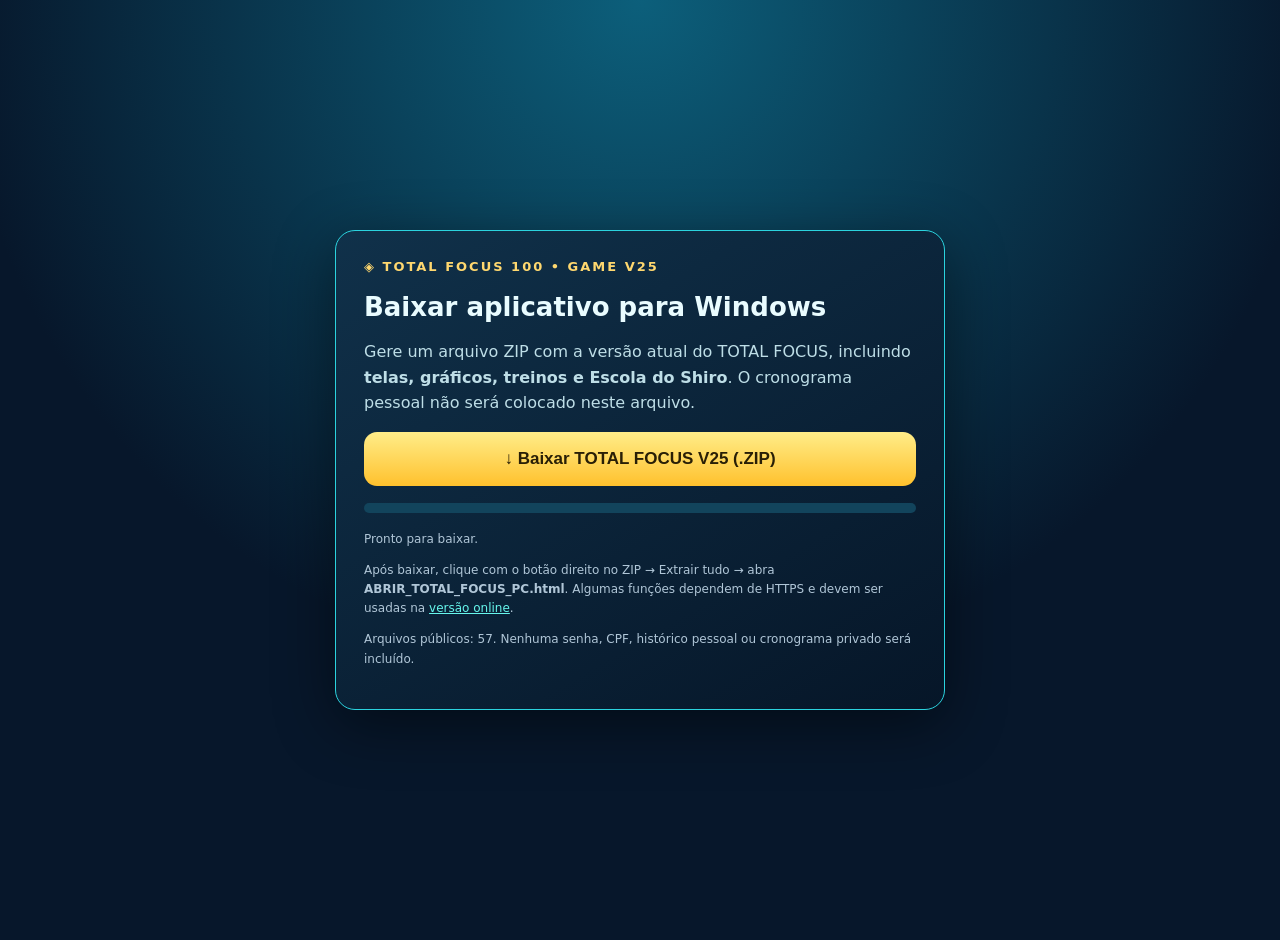
<file: total-focus-100/baixar-pc.html>
<!doctype html><html lang="pt-BR"><head><meta charset="utf-8"><meta name="viewport" content="width=device-width,initial-scale=1"><meta name="robots" content="noindex,nofollow"><title>Baixar TOTAL FOCUS para PC</title><style>body{background:radial-gradient(circle at 50% 0%,#0c5f7b,#07172b 60%);color:#e9fcff;font-family:system-ui,-apple-system,sans-serif;min-height:100vh;margin:0;display:grid;place-items:center;padding:20px}main{max-width:610px;width:100%;box-sizing:border-box;background:linear-gradient(150deg,#10314a,#061628);border:1px solid #2bd3de;border-radius:20px;padding:28px;box-shadow:0 15px 60px #0007}h1{font-size:26px}p{line-height:1.6;color:#bedee7}button{width:100%;padding:17px;border:0;border-radius:13px;font-weight:900;font-size:17px;background:linear-gradient(#ffed89,#ffc12d);color:#291f06;cursor:pointer}button:disabled{opacity:.5}a{color:#66f6ec}.track{height:10px;border-radius:11px;background:#12445c;margin:17px 0;overflow:hidden}.track>div{height:100%;width:0;background:linear-gradient(90deg,#19b7e2,#2ef0ab,#ffe370)}.caption{font-size:12px;color:#b0c6d7}</style></head><body><main><div style="color:#ffd86f;letter-spacing:2px;font-size:13px;font-weight:900">◈ TOTAL FOCUS 100 • GAME V25</div><h1>Baixar aplicativo para Windows</h1><p>Gere um arquivo ZIP com a versão atual do TOTAL FOCUS, incluindo <strong>telas, gráficos, treinos e Escola do Shiro</strong>. O cronograma pessoal não será colocado neste arquivo.</p><button id="get">↓ Baixar TOTAL FOCUS V25 (.ZIP)</button><div class="track"><div id="fill"></div></div><p id="msg" class="caption" aria-live="polite">Pronto para baixar.</p><p class="caption">Após baixar, clique com o botão direito no ZIP → Extrair tudo → abra <strong>ABRIR_TOTAL_FOCUS_PC.html</strong>. Algumas funções dependem de HTTPS e devem ser usadas na <a href="./" target="_blank" rel="noopener noreferrer">versão online</a>.</p><p class="caption">Arquivos públicos: 57. Nenhuma senha, CPF, histórico pessoal ou cronograma privado será incluído.</p></main><script>
const FILES=["index.html","manifest.webmanifest","icon.svg","game-v10.css","game-v10.js","game-v11.css","game-v11.js","coach-v12.css","coach-v12.js","install-v13.css","install-v13.js","reminders-v14.css","reminders-v14.js","cloud-v16.css","cloud-v16.js","experience-v17.css","metrics-v17.js","shiro-v17.js","trainer-photo-v17.js","home-v17.js","screens-v18.css","screens-v18.js","qa-v19.css","qa-v19.js","premium-v20.css","premium-v20.js","desktop-v22.css","desktop-v22.js","scenery-v22.svg","plan-import-v23.js","study-progress-v24.css","study-progress-v24.js","tf25-ui.js","tf25-ui.css","tf25-assets/shiro_cartao_deita.webp","tf25-assets/warmup_polichinelo.webp","tf25-assets/flexao_etapa_3.webp","tf25-assets/card_treino_d.webp","tf25-assets/flexao_etapa_2.webp","tf25-assets/shiro_cartao_fica.webp","tf25-assets/card_treino_b.webp","tf25-assets/flexao_etapa_1.webp","tf25-assets/flexao_etapa_4.webp","tf25-assets/shiro_senta_etapa_3.webp","tf25-assets/shiro_senta_etapa_1.webp","tf25-assets/shiro_cartao_senta.webp","tf25-assets/card_treino_c.webp","tf25-assets/shiro_senta_etapa_4.webp","tf25-assets/shiro_senta_etapa_2.webp","tf25-assets/shiro_cartao_traz.webp","tf25-assets/warmup_mobilidade.webp","tf25-assets/card_treino_a.webp","tf25-assets/shiro_cartao_deixa.webp","tf25-assets/shiro_cartao_junto.webp","tf25-assets/musculos_traseiro.webp","tf25-assets/musculos_frontal.webp","tf25-assets/shiro_cartao_vem.webp"],README="TOTAL FOCUS 100 - V25 PARA WINDOWS\r\n\r\nAbra ABRIR_TOTAL_FOCUS_PC.html no Chrome ou Edge.\r\nSe preferir a versão completa online, use https://thiagomurro.github.io/total-focus-100/\r\nImporte seu cronograma JSON privado separadamente.\r\nEste ZIP contém somente arquivos públicos do aplicativo, nunca seus dados pessoais.\r\nDados salvos no iPhone não aparecem automaticamente no PC.\r\nGoogle OAuth funciona apenas em origem HTTPS autorizada.\r\nAlgumas fotografias externas requerem conexão à internet.\r\nNão apague registros antes de criar backup criptografado.\r\nNão compartilhe senhas ou CPF no código público.",encoder=new TextEncoder();
const pick=x=>document.getElementById(x);
const table=new Uint32Array(256);for(let n=0;n<256;n++){let c=n;for(let j=0;j<8;j++)c=(c&1)?0xedb88320^(c>>>1):c>>>1;table[n]=c>>>0}
function crc(b){let c=0xffffffff;for(const n of b)c=table[(c^n)&255]^(c>>>8);return (c^0xffffffff)>>>0}
function write(size){let bytes=new Uint8Array(size);return {bytes,view:new DataView(bytes.buffer)}}
function zip(entries){
 let local=[],center=[],offset=0,total=0;
 for(const [name,value] of entries){
  const fn=encoder.encode(name),data=typeof value==="string"?encoder.encode(value):value,check=crc(data);
  let h=write(30+fn.length),v=h.view;
  v.setUint32(0,0x04034b50,true);v.setUint16(4,20,true);v.setUint16(6,2048,true);
  v.setUint32(14,check,true);v.setUint32(18,data.length,true);v.setUint32(22,data.length,true);v.setUint16(26,fn.length,true);h.bytes.set(fn,30);
  local.push(h.bytes,data);
  let c=write(46+fn.length),w=c.view;
  w.setUint32(0,0x02014b50,true);w.setUint16(4,20,true);w.setUint16(6,20,true);w.setUint16(8,2048,true);
  w.setUint32(16,check,true);w.setUint32(20,data.length,true);w.setUint32(24,data.length,true);w.setUint16(28,fn.length,true);w.setUint32(42,offset,true);c.bytes.set(fn,46);
  center.push(c.bytes);total+=c.bytes.length;offset+=h.bytes.length+data.length;
 }
 let z=write(22);z.view.setUint32(0,0x06054b50,true);z.view.setUint16(8,entries.length,true);z.view.setUint16(10,entries.length,true);z.view.setUint32(12,total,true);z.view.setUint32(16,offset,true);
 return new Blob([...local,...center,z.bytes],{type:"application/zip"})
}
function single(map){
 let h=map.get("index.html");
 for(const [f,text] of map){
  let name=f.replace(/\./g,"\\.");
  if(f.endsWith(".css")){let pattern=new RegExp('<link\\s+rel="stylesheet"\\s+href="\\.\\/'+name+'(?:\\?[^"]*)?"\\s*>',"g");h=h.replace(pattern,()=>"<style>\n"+text+"\n</style>")}
  if(f.endsWith(".js")&&f!=="sw.js"){let pattern=new RegExp('<script\\s+src="\\.\\/'+name+'(?:\\?[^"]*)?"\\s+defer\\s*><\\/script>',"g");h=h.replace(pattern,()=>"<script>\n"+text.replace(/<\/script/gi,"<\\/script")+"\n<\/script>")}
 }
 return h;
}
async function start(){
 const btn=pick("get"),bar=pick("fill"),msg=pick("msg");
 btn.disabled=true;bar.style.width="0%";
 try{
  let files=new Map;
  for(let i=0;i<FILES.length;i++){
   let url=new URL("./"+FILES[i],location.href);url.searchParams.set("pc","25");
   const response=await fetch(url,{cache:"no-store"});
   if(!response.ok)throw new Error("Arquivo indisponível: "+FILES[i]+" (HTTP "+response.status+")");
   files.set(FILES[i],FILES[i].endsWith(".webp")?new Uint8Array(await response.arrayBuffer()):await response.text());
   bar.style.width=Math.round((i+1)*80/FILES.length)+"%";
   msg.textContent="Preparando "+(i+1)+"/"+FILES.length+": "+FILES[i];
  }
  const standalone=single(files);
  const entries=[["TOTAL_FOCUS_100_V25_PC/LEIA_PRIMEIRO.txt",README],["TOTAL_FOCUS_100_V25_PC/ABRIR_TOTAL_FOCUS_PC.html",standalone]];
  for(const [name,content] of files)entries.push(["TOTAL_FOCUS_100_V25_PC/"+name,content]);
  msg.textContent="Compactando aplicativo...";bar.style.width="90%";
  const archive=zip(entries),link=URL.createObjectURL(archive),a=document.createElement("a");
  a.href=link;a.download="TOTAL_FOCUS_100_GAME_V25_PC.zip";document.body.appendChild(a);a.click();a.remove();
  bar.style.width="100%";msg.textContent="Download preparado ("+Math.round(archive.size/1024)+" KB; "+entries.length+" arquivos). Veja sua pasta Downloads.";
  setTimeout(()=>URL.revokeObjectURL(link),60000);
 }catch(e){msg.textContent="Erro ao gerar ZIP: "+e.message}
 finally{btn.disabled=false}
}
pick("get").addEventListener("click",start);
</script></body></html>
</file>
<file: total-focus-100/game-v10.css>
:root{--bg:#020d19;--panel:#081c30;--panel2:#0d2840;--edge:#1c567a;--txt:#f5fcff;--muted:#a3bdcd;--cyan:#28eaff;--gold:#ffc54d;--red:#fa465a;--green:#31e59c}
html{background:#020d19}body{background:radial-gradient(circle at 15% -9%,#0d6282 0%,transparent 45%),radial-gradient(circle at 105% 28%,#123862 0%,transparent 44%),#020d19;background-attachment:fixed}
body:before{content:'';position:fixed;inset:0;z-index:0;pointer-events:none;background-image:linear-gradient(#61bff40a 1px,transparent 1px),linear-gradient(90deg,#61bff40a 1px,transparent 1px);background-size:40px 40px;mask-image:linear-gradient(0deg,transparent,#000 24%,#000 84%,transparent)}
#shell{position:relative;max-width:650px;padding:14px 15px 115px}
header{padding:12px 13px!important;border:1px solid #2986ad!important;box-shadow:inset 0 1px #a6fbff2b,0 8px 28px #0008,0 0 30px #097ba82a!important;background:linear-gradient(125deg,#0b2037db,#0b192fd9)!important}
header .logo{font-size:15px;letter-spacing:1.1px;display:flex;align-items:center;gap:10px;color:#eefbff;text-shadow:0 0 16px #00dafa4a}
header .logo svg{display:none}header .logo .tf-icon{width:45px;height:45px;display:block;filter:drop-shadow(0 0 12px #f6b53b70)}
#level{background:#152b45!important;border:1px solid #ffd16a!important;color:#ffd671!important;font-weight:800;box-shadow:0 0 15px #ffbb2c28}
#sleep-open{color:#ffd46f!important;border-color:#ffde77aa!important}
#main>h1{font-size:28px;letter-spacing:-.6px}
.kicker{color:#51e8ff;letter-spacing:1.4px}
.card{background:linear-gradient(148deg,#102b44,#061a2d 75%)!important;border:1px solid #20567b!important;border-radius:21px!important;box-shadow:inset 0 1px #8bdaf923,0 8px 25px #0007!important}
.card.hero{border:1px solid #32ebd1!important;box-shadow:0 0 0 1px #14e4c634,0 0 35px #00f6eb25,inset 0 0 25px #06d9b714!important;background:radial-gradient(circle at 100% 0%,#095d76 0%,transparent 65%),linear-gradient(137deg,#0d3140,#0b1b35)!important;padding:20px 18px;overflow:hidden;position:relative}
.card.hero:after{content:'◈';position:absolute;right:0;top:-50px;font-size:175px;color:#21ffff10;pointer-events:none}
.card.hero h2{font-size:24px!important;margin:10px 0 4px;text-shadow:0 0 15px #2de0ed29;position:relative;z-index:1}
.card.hero .kicker{display:inline-block;border-radius:20px;color:#ffe390;background:#53421d;border:1px solid #a17a29;padding:5px 11px}
.card.hero .primary{width:100%;padding:15px 17px;font-size:16px;box-shadow:0 5px 20px #00eeb64d!important;position:relative;z-index:1}
button{transition:transform .15s ease,box-shadow .15s ease,filter .15s ease;touch-action:manipulation}
button:not(:disabled):active{transform:scale(.965)}button:focus-visible{outline:2px solid #ffe272;outline-offset:2px}
button.primary{background:linear-gradient(160deg,#3efaaf,#04b977)!important;color:#001c18!important;border:0!important;font-weight:900;box-shadow:0 5px 12px #19dc9440}
button.warn,button[data-do="qfinish"]{background:linear-gradient(150deg,#ff5d6b,#b72b42)!important;border:1px solid #ff7c89!important;color:#fff!important;font-weight:800}
button[data-do="qpause"]{background:linear-gradient(150deg,#3ded76,#12ac54)!important;border:0!important;color:#052111!important;font-weight:850}
button[data-do="qstart"],button[data-do="quoteconfirm"],button[data-do="dogdone"],button[data-do="complete"]{background:linear-gradient(145deg,#51f1a3,#08b96c)!important;color:#051e17!important;font-weight:900}
button.gold,.tf-goldbtn{background:linear-gradient(125deg,#ffe86e,#ffb431)!important;color:#38240b!important;border:0!important;font-weight:900;box-shadow:0 5px 18px #ffb43145}
button[data-do="next"],button[data-do="day"]{border-color:#ffc95188;color:#ffebaf}
.metric{background:linear-gradient(140deg,#0e3549,#0b1b31)!important;border:1px solid #2a6993;box-shadow:inset 0 1px #b7edff1d}
.metric strong{color:#6cfcff;font-size:28px}
.bar{height:10px!important;background:#0b3449!important}.bar span{background:linear-gradient(90deg,#19ddeb,#57ff9b,#ffd15d)!important;box-shadow:0 0 12px #38f5eacc}
.task{border-bottom:1px solid #234663}.task .hour{color:#59eaff}.task strong{font-size:14px}
.task .data small{font-size:11px;color:#a3c2d3}.task button{background:#103a52;border:1px solid #2486a2;color:#a6ffff;font-weight:750}
.tag{color:#ffe285}
#nav{background:#051725f5!important;border-top:1px solid #2e96ad!important;box-shadow:0 -9px 30px #02bbdc26;gap:2px}
#nav button{font-size:10px!important;min-width:52px;padding:7px 2px}
#nav button i{font-size:20px;color:#aad5e9}
#nav button.current{background:#134756!important;color:#b4ffff!important;border:1px solid #25c0cb77!important}
#nav button.current i{color:#32ffdf;text-shadow:0 0 12px #23ffdbad}
#modal,.tf-gamemodal{background:linear-gradient(145deg,#0e2b44,#061629)!important;border:1px solid #2cafcb!important;box-shadow:0 20px 90px #000e,0 0 45px #14b5ca24!important}
#modal h2{color:#f6feff}#modal .circle{color:#66fce7;text-align:center;font-size:38px}
#qtime{position:relative;display:flex;align-items:center;justify-content:center;border:10px solid #1ea7b7;background:radial-gradient(circle,#0d3d51,#061828);border-radius:50%;width:min(72vw,255px);height:min(72vw,255px);margin:22px auto 17px!important;box-shadow:0 0 36px #20eaed38,inset 0 0 24px #053348;text-shadow:0 0 13px #66feec;font-size:clamp(22px,6vw,34px)!important}
#qstatus{display:block;text-align:center;color:#ffcf65;font-weight:900;letter-spacing:1px}
#qbuttons{display:flex!important;justify-content:center}#qbuttons button{flex:1;min-height:49px}
#qsummary{background:#0b2a3e;border:1px solid #2f6a88;border-radius:12px;padding:8px 12px;margin-top:15px}
.dog-line{background:#0e293e;border:1px solid #245f79;border-radius:13px;padding:13px!important;margin:11px 0}.dog-line h3{color:#61eeeb}.dog-line .flex{margin-top:9px}.dog-line .flex button{color:#071b28;background:#69dfff}
#toast{background:#083a3a;border:1px solid #3df6cd;box-shadow:0 0 30px #0afccc4d;color:#f4fff9;font-weight:800}
.tf-dashboard{display:grid;grid-template-columns:repeat(3,minmax(0,1fr));gap:9px;margin:14px 0}.tf-dashboard .tf-stat{background:linear-gradient(150deg,#112e48,#0c1d31);border:1px solid #2a6788;border-radius:14px;padding:11px 7px;text-align:center;box-shadow:inset 0 1px #98f1ff21}.tf-stat strong{font-size:22px;color:#ffd163;display:block}.tf-stat small{font-size:10px;display:block;color:#c2dbe5}
.tf-rank{display:flex;justify-content:space-between;align-items:center;margin:8px 0 6px}.tf-rank strong{color:#ffe090}.tf-rank em{font-size:12px;color:#80f7ea;font-style:normal}
.tf-miniquick{display:flex;gap:8px;margin-top:13px}.tf-miniquick button{flex:1;background:#153952;border-color:#2b89ad;font-size:12px}
.tf-video{padding:0;border-radius:14px;overflow:hidden;display:grid;grid-template-columns:repeat(2,1fr);gap:6px;margin:13px 0}
.tf-video figure{margin:0;background:linear-gradient(140deg,#123956,#0d2237);border:1px solid #257c8e;border-radius:13px;overflow:hidden;min-height:142px;display:flex;flex-direction:column;justify-content:center}
.tf-video figure svg{display:block;width:100%;height:125px}.tf-video figcaption{padding:6px 7px;font-size:11px;text-align:center;color:#d9faff}
.tf-muscles{display:flex;flex-wrap:wrap;gap:6px;margin:10px 0}.tf-muscles span{background:#144554;color:#83f8fa;border-radius:19px;border:1px solid #398ca0;padding:5px 9px;font-size:11px;font-weight:750}
.tf-workout-clock{border-radius:16px;background:radial-gradient(circle at 50% 0%,#1c5562,#0e1f32 75%);border:1px solid #3defd8;padding:14px;margin:12px 0;text-align:center;box-shadow:0 0 25px #24e9c422}
.tf-workout-clock strong{font-variant-numeric:tabular-nums;font-size:40px;color:#71ffe4;text-shadow:0 0 16px #38eeec}.tf-workout-clock small{display:block}
.tf-guide-note{font-size:12px;line-height:1.5;color:#c4dfed;border-left:3px solid #ffcf5f;padding:8px 11px;background:#26334a;border-radius:7px}
.tf-preview-label{font-size:11px;text-align:center;color:#dce9f2}
@media(max-width:390px){.tf-dashboard{grid-template-columns:repeat(3,1fr)}.tf-stat strong{font-size:19px}#nav button{min-width:47px}}
@media(prefers-reduced-motion:reduce){button{transition:none}body:before{display:none}}
</file>
<file: total-focus-100/game-v11.css>
.tf-v11-panel{margin:14px 0;padding:14px;background:linear-gradient(145deg,#102d45,#0a172c);border:1px solid #348ba6;border-radius:18px;box-shadow:0 8px 24px #0006,inset 0 1px #b5faff28}.tf-v11-head{display:flex;justify-content:space-between;align-items:center;gap:8px;color:#63eaff;font-size:12px;font-weight:900}.tf-v11-head b{color:#ffdc82}.tf-v11-bar{margin:12px 0 14px;height:9px;border-radius:11px;background:#14354c;overflow:hidden}.tf-v11-bar span{height:100%;display:block;background:linear-gradient(90deg,#08bdeb,#41eaa8,#ffcf63);border-radius:11px;transition:width .3s ease}.tf-v11-stats{display:grid;grid-template-columns:repeat(3,1fr);gap:8px}.tf-v11-stats div{background:#0d2b41;border:1px solid #225474;border-radius:11px;text-align:center;padding:10px 3px}.tf-v11-stats b{display:block;font-size:20px;color:#f2fcff;font-variant-numeric:tabular-nums}.tf-v11-stats small{display:block;font-size:10px;color:#b7d3db}.tf-v11-actions{display:flex;gap:7px;margin-top:12px}.tf-v11-actions button{flex:1;font-size:12px;font-weight:800;border-color:#29b3b9;background:#103a51;color:#9df8ec;min-width:0;padding:10px 2px}@media(prefers-reduced-motion:reduce){.tf-v11-bar span{transition:none}}
</file>
<file: total-focus-100/coach-v12.css>
/* TOTAL FOCUS V12 — treinos guiados, sem servicos externos */
.tf12-entry{display:block;width:100%;margin:0 0 14px!important;background:linear-gradient(120deg,#ffe48a,#f7b22d)!important;border:1px solid #fff2ab!important;border-radius:14px!important;color:#231b08!important;font-weight:900!important;min-height:50px;box-shadow:0 8px 28px #ffd85a3c;font-size:14px}
.tf12-dialog{border:1px solid #30e7ed!important;background:linear-gradient(150deg,#10344a,#071528 85%)!important;color:#edfaff!important;border-radius:21px!important;padding:17px 16px 24px!important;width:min(96vw,510px)!important;max-height:91dvh!important;overflow-y:auto;box-shadow:0 24px 80px #000e,0 0 25px #2bf9d734!important}
.tf12-dialog::backdrop{background:#000b18d9;backdrop-filter:blur(3px)}
.tf12-modal-header{display:flex;justify-content:space-between;align-items:center;gap:10px;font-size:12px;letter-spacing:1.1px;font-weight:900;color:#70e8ec}
.tf12-modal-header button{padding:8px 12px!important;background:#2c3d52!important;color:#fff;font-size:18px;font-weight:900}
.tf12-timer-head{display:flex;align-items:center;justify-content:space-between;gap:8px;color:#84e9f1;font-size:12px;font-weight:750;margin:19px 0 5px}
.tf12-timer-head span:last-child{background:#115a68;border:1px solid #31a7b4;padding:5px 9px;border-radius:15px}
.tf12-clock{font-weight:950;color:#56f6e7;font-size:clamp(49px,15vw,69px);font-variant-numeric:tabular-nums;line-height:1.15;text-align:center;text-shadow:0 0 21px #36f5d38e;margin:9px 0}
.tf12-track{height:9px;background:#133951;border-radius:12px;overflow:hidden}
.tf12-track>span{height:100%;width:0;display:block;border-radius:12px;background:linear-gradient(90deg,#32ccee,#52ffb8,#ffe38a);transition:width .25s}
.tf12-movename{color:#fff9e9;margin:14px 0 9px;font-size:21px}
.tf12-two{display:grid;grid-template-columns:1fr 1fr;gap:9px;margin:10px 0}
.tf12-two figure{margin:0;background:#0d2c45;border:1px solid #2a7495;border-radius:12px;min-width:0;overflow:hidden}
.tf12-two svg{display:block;width:100%;height:108px}
.tf12-two figcaption{padding:7px;background:#0c2032;color:#c1ecf2;text-align:center;font-size:11px;line-height:1.3}
.tf12-repetitions{background:#4b3a18;border:1px solid #d6a238;color:#ffe6a7;padding:11px;margin:11px 0;border-radius:12px;font-size:14px;font-weight:850}
.tf12-pills{display:flex;gap:6px;flex-wrap:wrap;margin:8px 0}
.tf12-pills span{background:#134658;border:1px solid #308b9c;color:#91f4ed;font-size:11px;font-weight:800;border-radius:20px;padding:6px 9px}
.tf12-dialog p{line-height:1.5;font-size:13px;color:#d8ebed}
.tf12-explain{padding:15px;background:#15334a;border-radius:12px;border-left:3px solid #65e7e3}
.tf12-warning{background:#493629;border-left:3px solid #ffcf69;border-radius:8px;padding:9px!important;color:#ffe8c4!important}
.tf12-buttonrow{display:flex;flex-wrap:wrap;gap:7px;margin:14px 0 10px}
.tf12-buttonrow button{flex:1;min-width:95px;min-height:46px;border:1px solid #32718c;background:#14364c;color:#e5fcff;font-weight:800;padding:9px 7px}
.tf12-buttonrow .tf12-start{background:linear-gradient(125deg,#53f5a7,#1fc978)!important;color:#061e17!important;border:0!important;font-weight:950}
.tf12-buttonrow button[disabled]{opacity:.45}
.tf12-muted{font-size:11px!important;color:#a8bfcc!important;line-height:1.5!important}
.tf12-voice-toggle{display:flex!important;align-items:center;gap:10px;font-size:12px!important;color:#ccebf4!important}
.tf12-voice-toggle input{display:inline-block;width:18px;height:18px;margin:0}
.tf12-dog-cards{display:flex;gap:11px;margin:12px 0;padding:12px;border:1px solid #226882;background:#102c43;border-radius:12px}
.tf12-dog-cards strong{color:#fbe2a7}.tf12-dog-cards p{margin:5px 0!important}.tf12-dog-mark{border-radius:50%;background:#37dce7;color:#071b27;font-weight:950;width:30px;height:30px;flex-shrink:0;display:grid;place-items:center}
.tf12-dog-target{background:#0b4054;border-radius:13px;padding:14px;display:flex;justify-content:space-between;align-items:center;gap:8px}
.tf12-dog-target strong{font-size:20px;color:#ffdc74}.tf12-dog-target span{font-size:11px;color:#9fe3e3}
.tf12-dogfinal{padding:25px 10px;text-align:center}
@media(prefers-reduced-motion:reduce){.tf12-track>span{transition:none}}

/* O treinador V12 substitui o cronometro basico V10 apenas nesta ficha */
#modalcontent:has(#tf12-entry-workout) #tf-work-runner{display:none!important}

.tf12-stage-remaining{text-align:center;color:#ffdf88!important;font-weight:800;margin:0 0 12px!important;font-size:12px!important}

.tf15-photo{background:#092536;border:1px solid #3b8f9e;border-radius:14px;overflow:hidden;margin:13px 0}
.tf15-photo img{width:100%;max-height:255px;display:block;object-fit:contain;background:#0b2339}
.tf15-photo figcaption{padding:10px 12px;font-size:12px;color:#cee8ed;line-height:1.45}
.tf15-photo figcaption span{display:block;margin-top:6px;font-size:10px;color:#accbd7}
.tf15-photo a{color:#76f4ef;text-decoration:underline}
</file>
<file: total-focus-100/install-v13.css>
/* V13 — instalacao e diagnostico de dados */.tf13-setup{margin-top:17px;padding:15px 13px;background:linear-gradient(145deg,#102d45,#101e34);border:1px solid #367c9c;border-radius:15px}.tf13-setup ol{padding-left:18px;margin:14px 0}.tf13-setup li{padding:5px 0;color:#d9f4f7;font-size:13px;line-height:1.55}.tf13-setup p,.tf13-health p{font-size:12px;line-height:1.55;color:#b6d2df}.tf13-head{display:flex;justify-content:space-between;align-items:center;gap:6px;font-size:11px;font-weight:900;color:#7eeae8}.tf13-head span:last-child{color:#ffe184}.tf13-rows{display:grid;gap:10px}.tf13-rows div{display:flex;justify-content:space-between;gap:12px;padding:10px;border-radius:10px;border:1px solid #2b5675;background:#0e2940}.tf13-rows span{color:#a6c6d6;font-size:12px}.tf13-rows strong{text-align:right;color:#78ebd9;font-size:12px}#tf13-storage{font-size:12px;color:#a6fae5;padding-top:10px;border-top:1px solid #255875}
</file>
<file: total-focus-100/reminders-v14.css>
/* TOTAL FOCUS V14 — Central de lembretes, gratuita */
.tf14-reminders{border:1px solid #2ba4b4!important;background:linear-gradient(145deg,#102d46,#08182c)!important;padding:16px!important}
.tf14-reminders .kicker{color:#5bf6ed}
.tf14-reminders h2{margin:7px 0 10px;color:#fcfdff}.tf14-reminders p{font-size:12px;line-height:1.5;color:#c4dfe8}
.tf14-cats{display:grid;grid-template-columns:repeat(2,minmax(0,1fr));gap:8px;margin:13px 0}.tf14-cats label{background:#0d2d43;border:1px solid #24536d;padding:9px 7px;border-radius:11px;display:flex;align-items:center;gap:8px;font-size:12px;margin:0;color:#ecfaff;min-height:40px}
.tf14-cats input,.tf14-inline input{width:17px;height:17px;margin:0;accent-color:#34e5cb;flex-shrink:0}
.tf14-selects{display:grid;grid-template-columns:1fr 1fr;gap:10px}.tf14-selects label{font-size:12px}.tf14-selects select{width:100%;margin:5px 0}
.tf14-inline{display:flex;align-items:center;gap:9px;margin:12px 0}
.tf14-download{width:100%;padding:15px!important;font-weight:900!important;box-shadow:0 0 22px #33eac82c}
.tf14-note{border-left:3px solid #ffcf67;padding:10px;background:#45372680;border-radius:6px;color:#fff1cc!important}
#tf14-count{color:#8dfde6;font-weight:900;text-align:center}
.tf14-quick{width:100%;margin:9px 0 3px!important;background:linear-gradient(120deg,#17435e,#12314a)!important;color:#84f3ea!important;border:1px solid #328c9b!important;font-weight:900;padding:12px 14px!important;border-radius:12px;box-shadow:0 3px 15px #00eac01c}
</file>
<file: total-focus-100/cloud-v16.css>
/* TOTAL FOCUS CLOUD — Conexão e sincronização privadas */
.tfcloud-card{border:1px solid #4cdfdd!important;background:linear-gradient(145deg,#112a43,#0a172d)!important;box-shadow:0 5px 22px #25e5da26}
.tfcloud-card h2{color:#f5fdff;margin-top:9px}.tfcloud-card p{line-height:1.55;font-size:12px;color:#c6e1e9}
.tfcloud-card label{font-size:12px;color:#d8eff3}.tfcloud-card input{font-size:13px}
.tfcloud-controls{display:grid;gap:9px;margin-top:13px}.tfcloud-controls button{min-height:47px;font-weight:900}
.tfcloud-badge{margin:14px 0 4px;padding:11px;background:#4a3a21;border:1px solid #d5b261;color:#fff0bc;border-radius:12px;font-size:13px;font-weight:850}
.tfcloud-badge[data-ok="true"]{background:#123f35;border-color:#29c898;color:#b7fbe5}
.tfcloud-card .tfcloud-msg{font-size:12px;color:#9af2e5;margin:5px 0}
.tfcloud-card .tfcloud-note{background:#112d42;border-left:3px solid #f5c15a;border-radius:9px;padding:10px;margin-top:12px}
.tfcloud-card .warn{border-color:#da897c!important}
</file>
<file: total-focus-100/experience-v17.css>
/* TOTAL FOCUS V17 — Experience: painéis e escola do Shiro */
:root{--xp-cyan:#28e9f5;--xp-green:#35e6a1;--xp-gold:#ffd166;--xp-red:#ff526f}
.tf17-dash,.tf17-school{color:#eaffff;padding-bottom:20px}
.tf17-hero{position:relative;overflow:hidden;border-radius:22px;border:1px solid #2de8e080;background:linear-gradient(120deg,#0d2c46 5%,#0e1c37 70%);padding:19px 17px;box-shadow:0 5px 38px #13e5e524,inset 0 1px #a1ffff2b}
.tf17-kicker{letter-spacing:1.5px;color:#82eee9;font-size:11px;font-weight:850}
.tf17-title{font-size:27px;line-height:1.15;margin:9px 0 11px;letter-spacing:-.7px}
.tf17-muted{font-size:12px;color:#b1ceda;line-height:1.5;margin:4px 0 12px}
.tf17-switch{display:flex;gap:7px;overflow:auto;padding:6px 0 7px;scrollbar-width:thin}
.tf17-switch button{font-size:11px;min-width:max-content;padding:9px 13px;border-radius:13px;background:#122e46;color:#bddbe6;border:1px solid #27516e}
.tf17-switch button[aria-pressed=true]{background:#32e5dc;color:#05252b;border:1px solid #88fff5;font-weight:900;box-shadow:0 0 14px #36ecdd56}
.tf17-kpi{display:grid;grid-template-columns:repeat(2,minmax(0,1fr));gap:9px;margin:13px 0}
.tf17-stat{background:linear-gradient(143deg,#102b45,#0b1c30);border:1px solid #285e80;border-radius:16px;padding:13px;min-width:0}
.tf17-stat small{display:block;font-size:11px;color:#a7cadd}.tf17-stat strong{font-size:25px;display:block;margin:6px 0 2px;color:#fff;font-variant-numeric:tabular-nums}
.tf17-stat em{font-style:normal;font-size:11px;color:#72f3de;display:block}
.tf17-card{padding:16px 14px;background:linear-gradient(150deg,#102a41,#071828);border:1px solid #256181;border-radius:19px;margin:13px 0;box-shadow:inset 0 1px #b8f6ff18,0 8px 20px #0004}
.tf17-card h2{font-size:17px;margin:0 0 10px;display:flex;justify-content:space-between;align-items:center;gap:10px}
.tf17-card h2 span{color:#4eebed;font-size:12px}
.tf17-ringbar{display:grid;grid-template-columns:126px 1fr;align-items:center;gap:12px}
.tf17-ring{width:122px;height:122px;position:relative;display:grid;place-items:center}
.tf17-ring svg{width:122px;height:122px;transform:rotate(-90deg)}
.tf17-ring .center{position:absolute;text-align:center;display:grid;gap:3px}
.tf17-ring .center strong{font-size:31px;letter-spacing:-.9px;line-height:1}
.tf17-ring .center small{font-size:10px;color:#b8d5e1}
.tf17-lines{display:grid;gap:9px}
.tf17-lines>div{display:grid;grid-template-columns:auto 1fr;gap:2px 8px;align-items:center;font-size:12px}
.tf17-lines strong{color:#fff;font-size:13px}
.tf17-lines small{grid-column:1/-1;color:#aecad7}
.tf17-trend{width:100%;height:160px;display:block}
.tf17-trendgrid{display:grid;grid-template-columns:repeat(7,minmax(0,1fr));gap:4px;margin:8px 0}
.tf17-trendgrid button{border:0;background:none;padding:0;display:flex;flex-direction:column;align-items:center;gap:5px;min-width:0;color:#b7d2db}
.tf17-trendgrid button .pillar{height:90px;width:100%;background:#09263d;border:1px solid #244c65;border-radius:8px;display:flex;align-items:flex-end;overflow:hidden}
.tf17-trendgrid button .pillar i{width:100%;display:block;background:linear-gradient(0deg,#12aeda,#43e7d3);box-shadow:0 0 10px #37f7db4f;min-height:0;border-radius:6px 6px 0 0}
.tf17-trendgrid button[aria-selected=true] .pillar{border:2px solid #ffe28c}
.tf17-trendgrid button small{font-size:10px;font-weight:700;white-space:nowrap}
.tf17-areas{display:grid;gap:12px}
.tf17-area-head{display:flex;justify-content:space-between;gap:7px;font-size:12px;font-weight:850}
.tf17-area-head b{color:#82eaf4}
.tf17-area-track{height:9px;overflow:hidden;background:#10324b;border-radius:12px;margin-top:6px}
.tf17-area-track>div{height:100%;border-radius:12px;transition:width .2s ease}
.tf17-table-scroll{overflow-x:auto;max-width:100%}
.tf17-table{border-collapse:collapse;width:100%;min-width:460px;font-size:11px}
.tf17-table th{background:#123c53;padding:11px 9px;text-align:left;color:#83eef2;font-size:11px}
.tf17-table td{padding:11px 9px;border-bottom:1px solid #26445a;color:#e5f3f7}
.tf17-table td:last-child{font-weight:850}
.tf17-table tbody tr:nth-child(even){background:#0a2537}
.tf17-note{font-size:11px;color:#abc8d7;line-height:1.5}
.tf17-export{font-size:11px;padding:8px 9px;background:#19475b;border-color:#2e91a1;color:#9efbf0}
.tf17-doghero{position:relative;overflow:hidden;height:300px;border-radius:22px;border:1px solid #47cfc990;background:#12364c;box-shadow:0 0 34px #2ef6d729}
.tf17-doghero img{height:100%;width:100%;object-fit:cover;object-position:50% 36%;display:block}
.tf17-doghero:after{content:"";position:absolute;inset:22% 0 0;background:linear-gradient(0deg,#03101df5,transparent)}
.tf17-doghero .tf17-dogtitle{position:absolute;bottom:15px;left:16px;right:16px;z-index:2}
.tf17-dogtitle h1{font-size:31px;margin:5px 0;color:white;text-shadow:0 3px 20px #001a20}
.tf17-dogtitle p{font-size:12px;color:#dbf4eb;line-height:1.35;max-width:340px}
.tf17-dog-medals{display:grid;grid-template-columns:repeat(3,minmax(0,1fr));gap:9px;margin-top:12px}
.tf17-dog-medals>div{background:#0e3149;border:1px solid #28637d;border-radius:13px;padding:10px 6px;text-align:center}
.tf17-dog-medals strong{display:block;color:#ffe085;font-size:21px}
.tf17-dog-medals small{display:block;color:#b8dbdc;font-size:10px}
.tf17-dog-switch{display:flex;gap:8px;margin-top:13px;overflow:auto}
.tf17-dog-switch button{font-size:11px;padding:10px;background:#14374a;border:1px solid #376982;white-space:nowrap}
.tf17-dog-switch button[aria-pressed=true]{background:#31e9e4;color:#052b31;font-weight:900}
.tf17-doggrid{display:grid;grid-template-columns:repeat(2,minmax(0,1fr));gap:10px;margin:13px 0}
.tf17-dogtile{padding:0!important;overflow:hidden;position:relative;min-height:198px;background:#092237;border-radius:17px;border:1px solid #25678a;text-align:left;box-shadow:0 8px 20px #0007;cursor:pointer}
.tf17-dogtile:focus-visible{outline:3px solid #ffd36c}
.tf17-dogtile img{width:100%;height:118px;object-fit:cover;display:block;object-position:center 35%}
.tf17-dogtile .tf17-dogtile-body{padding:10px}
.tf17-dogtile strong{display:block;font-size:15px;color:#f4ffff}
.tf17-dogtile small{font-size:10px;color:#8cefe6;display:block;margin-top:5px}
.tf17-dogtile .tf17-pct{height:4px;background:#194b61;margin-top:9px;border-radius:5px;overflow:hidden}
.tf17-dogtile .tf17-pct span{display:block;height:100%;background:#26e7bd}
.tf17-next-train{display:flex;justify-content:space-between;align-items:center;gap:8px;background:#163849;border:1px solid #237c8c;padding:12px;border-radius:14px;margin-top:12px}
.tf17-next-train strong{font-size:13px}.tf17-next-train small{display:block;color:#b1ccdb;font-size:11px}.tf17-next-train button{background:linear-gradient(125deg,#4ef6a2,#21c879);border:0;color:#06301d;font-weight:950;font-size:12px;min-width:max-content}
.tf17-modal{background:#081b2c;color:#e7fbff;border:1px solid #40e2db;border-radius:22px;width:min(94vw,520px);max-height:85dvh;overflow:auto;padding:0;box-shadow:0 18px 80px #000e}
.tf17-modal::backdrop{background:#000c18cb}
.tf17-modal .pic{height:220px;display:block;object-fit:cover;width:100%;background:#123246}
.tf17-modal .copy{padding:17px}
.tf17-modal .copy h2{margin:5px 0 9px;font-size:24px}
.tf17-modal .copy ol{padding-left:20px;line-height:1.55;font-size:13px;color:#d5e9ed}
.tf17-modal .copy li{margin-bottom:8px}
.tf17-modal .actions{display:flex;gap:8px;flex-wrap:wrap}
.tf17-modal .actions button{flex:1}
.tf17-photo-input{display:none!important}
.tf17-photo-row{display:flex;gap:8px;justify-content:space-between;margin-top:9px}.tf17-photo-row button{font-size:11px;padding:9px;flex:1}
.tf17-photo-license{font-size:10px;color:#bad0d8;margin:8px 0;line-height:1.4}
.tf17-doglogo{font-size:24px;color:#52f9e4}
@media(min-width:650px){.tf17-doggrid{grid-template-columns:repeat(3,minmax(0,1fr))}.tf17-kpi{grid-template-columns:repeat(4,minmax(0,1fr))}}
@media(max-width:390px){.tf17-ringbar{grid-template-columns:108px 1fr}.tf17-ring,.tf17-ring svg{width:103px;height:103px}.tf17-ring .center strong{font-size:26px}}
@media(prefers-reduced-motion:reduce){.tf17-area-track>div{transition:none}}

.tf17-coach-photo{margin:12px 0;position:relative;overflow:hidden;border:1px solid #45bed7;border-radius:16px;background:#0d293b}.tf17-coach-photo img{width:100%;height:230px;display:block;object-fit:cover;object-position:center 35%}.tf17-coach-photo figcaption{font-size:11px;color:#d6f8f4;background:#0b2637;padding:9px 11px;line-height:1.4}

.tf17-todayplus{margin:12px 0 17px;background:linear-gradient(145deg,#112c46,#06182d);border:1px solid #2d9eab;border-radius:19px;padding:15px;box-shadow:inset 0 1px #b5ffff2a,0 10px 22px #0006}
.tf17-h-top{display:flex;justify-content:space-between;align-items:center;gap:10px}.tf17-h-top h2{margin:5px 0 8px;font-size:18px;color:#fff}.tf17-h-top>strong{color:#84fff0;text-shadow:0 0 10px #65e8c975;font-size:27px}
.tf17-h-meter{height:9px;border-radius:11px;background:#0d3b4c;overflow:hidden}.tf17-h-meter i{display:block;height:100%;background:linear-gradient(90deg,#20d2e5,#34f2a4,#ffd16b);border-radius:11px;box-shadow:0 0 9px #48fac36d}
.tf17-h-sub{font-size:11px;color:#c4d7de;margin-top:8px}.tf17-h-cols{display:grid;grid-template-columns:1fr 1fr;gap:12px;margin:15px 0}.tf17-h-cols h3{font-size:12px;color:#ffdb80;margin:0 0 10px}
.tf17-h-chart{display:grid;grid-template-columns:repeat(7,1fr);gap:3px;align-items:end;height:89px}.tf17-h-day{display:flex;flex-direction:column;align-items:center;justify-content:flex-end;height:100%;gap:4px;min-width:0}.tf17-h-day small{font-size:9px;color:#aac8d3}.tf17-h-daybar{height:61px;width:100%;background:#14354c;border-radius:5px;overflow:hidden;display:flex;align-items:flex-end}.tf17-h-daybar i{height:0;display:block;width:100%;border-radius:5px 5px 0 0;background:linear-gradient(180deg,#50ffcf,#12bdda)}
.tf17-h-tracks{display:grid;gap:10px}.tf17-h-track{display:grid;grid-template-columns:52px minmax(0,1fr) 21px;gap:5px;align-items:center}.tf17-h-track span{font-size:9px;color:#a8cdd4}.tf17-h-track div{height:6px;background:#153f55;border-radius:10px;overflow:hidden}.tf17-h-track div i{height:100%;display:block;border-radius:10px}.tf17-h-track b{font-size:10px;color:#f9fffc}
.tf17-h-to-progress{width:100%;display:flex;justify-content:space-between;font-size:12px!important;font-weight:850!important;color:#a9fff1!important;background:#113e52!important;border:1px solid #319ca4!important;padding:12px!important}.tf17-h-to-progress span{font-size:16px}
@media(max-width:355px){.tf17-h-cols{grid-template-columns:1fr}.tf17-h-chart{max-width:220px}}
</file>
<file: total-focus-100/screens-v18.css>
/* TOTAL FOCUS GAME V18 — navegação e telas funcionais */
#nav{gap:2px!important;justify-content:space-around!important;padding-left:5px!important;padding-right:5px!important}
#nav .tf18-nav{display:grid;justify-items:center;gap:2px;min-width:0;flex:1;max-width:90px;border:1px solid transparent;padding:6px 2px 5px;background:transparent;font-size:10px;color:#b7d8e1;min-height:47px}
#nav .tf18-nav .tf18-nav-icon{font-size:21px;line-height:1.1}
#nav .tf18-nav.current{background:#174a56!important;border:1px solid #2bafbd!important;color:#7ffff4!important;box-shadow:inset 0 1px #a4fff833,0 0 13px #38fbf12b}
.tf18-screen{animation:tf18-enter .17s ease both;padding-bottom:22px}
@keyframes tf18-enter{from{opacity:.7;transform:translateY(5px)}to{opacity:1;transform:translateY(0)}}
.tf18-pagehead{display:flex;align-items:center;justify-content:space-between;gap:10px;margin:8px 0 12px}
.tf18-pagehead h1{font-size:26px;margin:0;letter-spacing:-.6px}
.tf18-pagehead small{font-size:11px;display:block;color:#85f3e4;margin-top:3px;letter-spacing:1px}
.tf18-iconbtn{display:inline-flex;align-items:center;justify-content:center;width:40px;height:40px;padding:0;background:#12334a;border:1px solid #378ab1;color:#7fe6eb;border-radius:11px;font-weight:900}
.tf18-segments{display:flex;gap:7px;margin:8px 0 12px;overflow-x:auto;padding-bottom:4px}
.tf18-segments button{white-space:nowrap;flex:1;min-width:max-content;font-size:11px;padding:10px 12px;background:#123049;color:#b5d6e1;border:1px solid #2a5774}
.tf18-segments button[aria-pressed=true]{background:linear-gradient(125deg,#44e8e8,#1cbca7);border-color:#7cfff2;color:#062630;font-weight:900;box-shadow:0 0 15px #00eee43e}
.tf18-card{background:linear-gradient(148deg,#102b44,#061827);border:1px solid #295d7b;border-radius:17px;padding:14px;margin:12px 0;box-shadow:inset 0 1px #acf9ff21,0 8px 22px #0005}
.tf18-card h2{font-size:17px;margin:0 0 12px;color:#f5feff}
.tf18-counters{display:grid;grid-template-columns:repeat(3,1fr);gap:8px}
.tf18-counter{background:#0a2b40;border:1px solid #286c80;border-radius:13px;padding:11px 4px;text-align:center}
.tf18-counter b{display:block;font-size:22px;font-variant-numeric:tabular-nums;color:#ffe289}
.tf18-counter span{display:block;font-size:10px;color:#b9d6df;line-height:1.3}
.tf18-weekhead{display:flex;justify-content:space-between;gap:9px;align-items:center;margin:9px 0}
.tf18-weekhead strong{color:#ffdc83;font-size:14px}
.tf18-weekstrip{display:grid;grid-template-columns:repeat(7,1fr);gap:5px;margin:10px 0}
.tf18-weekstrip button{min-width:0;padding:10px 2px;font-size:11px;border:1px solid #1e536e;background:#0e3046;border-radius:12px;text-align:center}
.tf18-weekstrip button b{display:block;font-size:17px;color:#f6feff;margin-top:3px}
.tf18-weekstrip button span{color:#8ed4e1}
.tf18-weekstrip button[aria-pressed=true]{background:#34e5e3;color:#062834;border-color:#8affee;box-shadow:0 0 14px #36e6d33b}
.tf18-weekstrip button[aria-pressed=true] b,.tf18-weekstrip button[aria-pressed=true] span{color:#062c33}
.tf18-events{display:grid;gap:6px}
.tf18-event{display:flex;align-items:stretch;border:1px solid #28536b;background:#0c2739;border-radius:12px;overflow:hidden;min-height:52px}
.tf18-event .time{width:54px;flex-shrink:0;color:#c9f8fc;font-size:12px;display:grid;place-items:center;background:#0b3047;font-weight:850}
.tf18-event .event-body{flex:1;min-width:0;padding:9px 7px 9px 10px;border-left:4px solid var(--tcolor,#35eee8)}
.tf18-event strong{display:block;font-size:12px;white-space:normal;line-height:1.3}
.tf18-event small{color:#a7c8d7;font-size:10px}
.tf18-event .event-action{border:0;background:#143f54;border-radius:0;padding:8px 10px;font-size:11px;color:#83fff0}
.tf18-event[data-done=true] .event-body{opacity:.65}
.tf18-gridcalendar{display:grid;grid-template-columns:repeat(7,minmax(0,1fr));gap:5px;margin:9px 0}
.tf18-cal-day{min-width:0;border:1px solid #295575;padding:7px 3px;border-radius:10px;background:#0a2b41;min-height:56px;display:flex;flex-direction:column;align-items:center;justify-content:space-between;gap:4px}
.tf18-cal-day b{font-size:12px}.tf18-cal-day small{font-size:9px;color:#80e8e6}
.tf18-cal-day[aria-selected=true]{background:#146775;border-color:#49eee6}
.tf18-signal{display:flex;gap:2px}.tf18-signal i{width:5px;height:5px;border-radius:50%;background:var(--color)}
.tf18-cycle-track{height:10px;background:#15354a;border-radius:9px;overflow:hidden}
.tf18-cycle-track i{display:block;height:100%;background:linear-gradient(90deg,#39dfea,#3ef1ba,#ffd26d);border-radius:9px}
.tf18-gallery{display:grid;grid-template-columns:repeat(2,1fr);gap:9px}
.tf18-gallery button{padding:0;text-align:left;background:#0b2a3b;border:1px solid #286381;border-radius:15px;overflow:hidden;min-width:0}
.tf18-gallery .illustration{height:105px;display:grid;place-items:center;font-size:39px;background:radial-gradient(circle at 70% 30%,#216278,#0e233d);color:#8cfff8}
.tf18-gallery .illustration svg{width:93%;height:100%;display:block}
.tf18-gallery strong{display:block;font-size:13px;padding:9px 10px 4px;color:#fff}
.tf18-gallery small{display:block;font-size:11px;color:#b5d5e1;padding:0 10px 11px}
.tf18-gallery .tf18-green{background:#0f493b;color:#8cf7c9}
.tf18-notice{padding:11px 12px;font-size:12px;line-height:1.5;color:#ffefc2;background:#493b27;border-left:3px solid #ffd070;border-radius:8px}
.tf18-pill-row{display:flex;gap:7px;overflow:auto;padding:4px 0 10px}.tf18-pill-row button{white-space:nowrap;border-radius:18px;padding:8px 12px;font-size:11px;background:#11364e;border-color:#285774}
.tf18-pill-row button[aria-pressed=true]{color:#002d30;background:#3beee5}
.tf18-quote-ring{width:220px;height:220px;max-width:75vw;max-height:75vw;margin:16px auto;display:grid;place-items:center;border-radius:50%;border:13px solid #1fe6e6;box-shadow:0 0 27px #27e2ec6b,inset 0 0 27px #06566c55;background:radial-gradient(circle at 50% 35%,#0d5361,#091726)}
.tf18-quote-ring strong{font-size:35px;font-variant-numeric:tabular-nums;color:#e9feff;line-height:1.1}
.tf18-quote-ring span{display:block;text-align:center;font-size:12px;color:#71f4d8}
.tf18-actions{display:grid;grid-template-columns:1fr 1fr;gap:9px}
.tf18-actions button{min-height:51px;border-radius:13px;font-size:13px;font-weight:900}
.tf18-actions .start{background:linear-gradient(110deg,#41f7a0,#0bbf68);color:#052919;border:0}
.tf18-actions .stop{background:linear-gradient(110deg,#fc6572,#c51e35);color:#fff;border:0}
.tf18-actions .gold{background:linear-gradient(110deg,#ffe47b,#ffbc46);color:#281b09;border:0}
.tf18-listnav{display:grid;gap:9px}
.tf18-listnav button{display:flex;align-items:center;gap:11px;text-align:left;background:#102c44;border:1px solid #245b7b;min-height:64px;border-radius:14px;padding:9px 12px}
.tf18-listnav button .glyph{width:39px;height:39px;display:grid;place-items:center;background:#16445c;border-radius:10px;font-size:20px;color:#9cf8e6}
.tf18-listnav button .label{flex:1}.tf18-listnav button strong{display:block;font-size:13px;color:#eaffff}
.tf18-listnav button small{display:block;font-size:11px;color:#acd0dd;line-height:1.4}
.tf18-listnav button .arrow{color:#5de8ee;font-size:22px}
.tf18-award-grid{display:grid;grid-template-columns:repeat(3,1fr);gap:8px}
.tf18-award{border:1px solid #80662e;background:#192a3b;border-radius:13px;padding:10px 5px;text-align:center;min-height:116px}
.tf18-award .symbol{font-size:30px;display:block;color:#ffca57;text-shadow:0 0 12px #d79e2370}
.tf18-award strong{font-size:11px;display:block;line-height:1.3;margin:7px 0 2px}
.tf18-award small{font-size:10px;color:#cfdbdb;display:block}
.tf18-award.locked{filter:grayscale(1);opacity:.57;border-color:#445464}
.tf18-sleep-bar{display:grid;grid-template-columns:repeat(7,1fr);gap:7px;height:130px;align-items:end;margin-top:12px}
.tf18-sleep-bar>div{display:flex;flex-direction:column;align-items:center;justify-content:end;height:100%;gap:5px}
.tf18-sleep-bar i{display:block;width:85%;background:linear-gradient(#766afa,#34dff0);border-radius:5px 5px 0 0}
.tf18-sleep-bar small{font-size:10px;color:#adcdd5}
.tf18-settings-actions{display:grid;gap:10px}
.tf18-modal{background:linear-gradient(145deg,#112d46,#09172b);color:#ecffff;border:1px solid #3bd9d5;border-radius:17px;padding:18px;width:min(92vw,460px);max-height:85dvh;overflow:auto}
.tf18-modal::backdrop{background:#000a16d7}
.tf18-modal h2{margin:0 0 12px}
.tf18-modal label{margin:10px 0}
.tf18-modal .buttons button{flex:1}
.tf18-state{font-size:11px;color:#a6c7d3}
.tf18-speech{font-size:11px;line-height:1.5;color:#d4e7e9}
.tf18-metric-tabs{margin:7px 0}
.tf18-metric-info{border:1px solid #276d86;background:#0b2940;padding:14px;border-radius:14px}
@media(min-width:620px){.tf18-gallery{grid-template-columns:repeat(3,1fr)}}
@media(prefers-reduced-motion:reduce){.tf18-screen{animation:none}}
</file>
<file: total-focus-100/qa-v19.css>
/* TOTAL FOCUS V19 — diagnóstico local de homologação iPhone */
.tf19-qa-dialog{width:min(94vw,480px);max-height:88dvh;border:1px solid #29dad9;background:linear-gradient(150deg,#0d2d46,#061a2c);border-radius:19px;padding:17px;color:#e9fcff;box-shadow:0 22px 70px #000d;overflow-y:auto}
.tf19-qa-dialog::backdrop{background:#000b17c9}
.tf19-qa-head{display:flex;justify-content:space-between;align-items:center;gap:8px}.tf19-qa-head strong{font-size:14px;color:#88f6e7;letter-spacing:.3px}.tf19-qa-head button{padding:5px 11px;font-size:18px;background:#12364c;border:1px solid #2f7295;color:#fff}
.tf19-qa-dialog .tf19-sub{font-size:12px;color:#b5d8dd;margin:11px 0;line-height:1.5}.tf19-test{display:grid;gap:5px;border:1px solid #254f65;border-radius:11px;padding:10px;margin:7px 0;background:#102b3e}
.tf19-test strong{font-size:12px;line-height:1.4}.tf19-test small{font-size:11px;color:#b6d1db;line-height:1.4}
.tf19-test[data-result="pass"]{border-left:4px solid #35e6aa}.tf19-test[data-result="warn"]{border-left:4px solid #ffd16e}.tf19-test[data-result="fail"]{border-left:4px solid #ff6579}
.tf19-actions{display:flex;gap:9px;margin-top:14px}.tf19-actions button{flex:1;min-height:46px;font-size:12px;font-weight:850}
.tf19-qa-dialog .tf19-caveat{font-size:11px;color:#cbd3de;line-height:1.5;margin-top:14px}
</file>
<file: total-focus-100/premium-v20.css>
/* TOTAL FOCUS GAME V20 — REDESIGN FIEL ÀS REFERÊNCIAS, sem alterar registros */
:root{--tf0:#020a16;--tf1:#061629;--tf2:#0c2840;--tf3:#15445e;--tfc:#00edfa;--tfg:#2af1a3;--tfy:#ffd65c;--tfr:#ff3c58;--tftext:#f0fbff;--tfmuted:#a8cbdc;color-scheme:dark}
body{background:radial-gradient(ellipse 85% 28% at 45% -6%,#14659580,transparent 72%),radial-gradient(ellipse 70% 32% at 95% 63%,#071c4d80,transparent 75%),#020a16!important;color:var(--tftext);font-family:Inter,system-ui,-apple-system,"Segoe UI",sans-serif!important}
body:before{opacity:.10!important;background-size:36px 42px!important}
#shell{max-width:540px;padding:12px 11px 100px!important}
#main{position:relative}
header{background:linear-gradient(155deg,#06152ae8,#0b2b43eb)!important;border:1px solid #18cdea6c!important;box-shadow:0 0 28px #0cdff32b!important;border-radius:16px!important;padding:8px 12px!important;margin-bottom:9px;min-height:55px}
header .logo{letter-spacing:.5px!important;font-weight:1000!important;font-size:14px!important}
header .tf-icon{width:37px!important;height:37px!important;filter:drop-shadow(0 0 8px #ffcc5b88)!important}
#level{background:linear-gradient(110deg,#563a1c,#24190f)!important;color:#ffdf91!important;border:1px solid #eebd50!important;font-weight:900!important}
.card,.tf17-card,.tf18-card,.tf18-todayplus,.tf17-todayplus{background:linear-gradient(150deg,#102a40 0%,#05172a 85%)!important;border:1px solid #227799!important;border-radius:16px!important;box-shadow:0 0 0 1px #0a315537,inset 0 1px #9de8f41e,0 8px 25px #0006!important}
.tf18-screen,.tf17-dash,.tf17-school{padding-bottom:20px}
#nav{background:#031424f8!important;border-top:1px solid #1dcceb!important;box-shadow:0 -7px 27px #04b5f827!important;padding:7px 4px max(6px,env(safe-area-inset-bottom))!important;gap:1px!important}
#nav .tf18-nav{min-width:0!important;max-width:none!important;min-height:49px!important;padding:6px 0!important;border-radius:10px!important;font-size:9px!important;font-weight:750!important;transition:transform .15s,background .2s}
#nav .tf18-nav-icon{font-size:0!important;display:grid;place-items:center;width:28px;height:26px}
#nav .tf18-nav-icon svg{height:21px;width:21px;fill:none;stroke:#c4d9e9;stroke-width:2.1;stroke-linecap:round;stroke-linejoin:round}
#nav .tf18-nav.current{background:#08374c!important;color:#3af6f1!important;border-color:#19b5d380!important}
#nav .tf18-nav.current .tf18-nav-icon svg{stroke:#23ffff;filter:drop-shadow(0 0 5px #11dbea)}
#nav button:active{transform:scale(.94)}
.kicker,.tf17-kicker{color:#37f5ed!important;letter-spacing:1.35px!important;font-weight:950!important}
button.primary,.tf18-actions .start,.tf18-nextmission button:not([disabled]){background:linear-gradient(135deg,#36ff9d,#06bf78)!important;color:#021c17!important;border:0!important;box-shadow:0 3px 16px #1aff9970!important;font-weight:900!important}
button.warn,.tf18-actions .stop{background:linear-gradient(135deg,#ff5a63,#bd1235)!important;color:#fff!important;border:0!important;box-shadow:0 4px 15px #ff2e5147}
button.tf20-yellow,.tf18-actions .gold{background:linear-gradient(165deg,#fff27c,#ffc622 65%,#ff9b20)!important;color:#2c1c04!important;border:1px solid #fff7a9!important;box-shadow:0 4px 22px #fcb21d6b!important;font-weight:950!important}
button{touch-action:manipulation}
button:focus-visible{outline:2px solid #ffe87d;outline-offset:2px}
.tf20-cover{position:relative;min-height:330px;margin:-5px -2px 12px;border:1px solid #0e87ac;border-radius:20px;overflow:hidden;background:#0c2540;isolation:isolate;box-shadow:0 0 36px #07d6f929}
.tf20-cover .tf20-mountain{position:absolute;inset:0;width:100%;height:100%;object-fit:cover;object-position:center;filter:saturate(1.13) contrast(1.08)}
.tf20-cover .tf20-wolf{position:absolute;bottom:44px;right:-9px;width:46%;height:69%;object-fit:cover;object-position:50% 30%;mask-image:linear-gradient(to bottom,#000 54%,transparent 100%);filter:contrast(1.12) drop-shadow(0 0 20px #e6eaff47)}
.tf20-cover:after{content:"";position:absolute;inset:0;z-index:0;pointer-events:none;background:linear-gradient(to bottom,#020d26b9 0%,transparent 40%,#020d1aee 90%,#020d1aff 100%),linear-gradient(90deg,#03121dc4,transparent 76%)}
.tf20-cover .tf20-brand{position:relative;z-index:2;text-align:center;padding:20px 10px 0;display:grid;justify-items:center;gap:2px;text-shadow:0 2px 10px #001423}
.tf20-brand img{width:84px;height:84px;filter:drop-shadow(0 0 13px #ffcc548f)}
.tf20-brand strong{font-size:23px;letter-spacing:1.5px;color:#fff;font-weight:1000}
.tf20-brand small{font-size:9px;letter-spacing:2px;color:#eff1ef}
.tf20-cover .tf20-motto{position:absolute;z-index:2;left:18px;bottom:15px;max-width:180px;font-weight:700;font-style:italic;font-size:13px;line-height:1.42;color:#fff;text-shadow:0 2px 6px #000}
.tf20-credit{position:absolute;right:8px;bottom:5px;z-index:3;color:#c5dce6a3;font-size:8px}
.card.hero{padding:18px 14px!important;min-height:194px;position:relative!important;border:1px solid #23f8eb!important;box-shadow:0 0 25px #06f7da61,inset 0 0 22px #13b9c226!important;background:radial-gradient(circle at 100% -10%,#187d9b88,transparent 62%),linear-gradient(150deg,#0b3646,#051c31)!important}
.card.hero:before{content:"";position:absolute;inset:0;border-radius:inherit;pointer-events:none;background:linear-gradient(110deg,transparent 0%,#92ffed0c 45%,transparent 80%);animation:tf20-shine 8s ease infinite}
.card.hero .kicker{font-size:12px;color:#ffdc6e!important;text-transform:uppercase}
.card.hero h2{font-size:22px!important;line-height:1.22!important}
.card.hero button.primary,.card.hero .tf-goldbtn{background:linear-gradient(145deg,#fff16c,#ffa721)!important;color:#171304!important;border:1px solid #fff099!important;font-size:15px!important;box-shadow:0 5px 23px #ffc53b61!important;width:100%;min-height:50px}
@keyframes tf20-shine{50%{filter:brightness(1.12)}}
.tf20-home-grid{display:grid;grid-template-columns:repeat(3,minmax(0,1fr));gap:8px;margin:12px 0}
.tf20-home-grid>div{background:linear-gradient(#0e3450,#071d31);border:1px solid #216c92;border-radius:13px;text-align:center;padding:12px 4px 10px}
.tf20-home-grid strong{display:block;color:#ffe377;font-size:21px;margin-bottom:3px}
.tf20-home-grid small{color:#bbd9e4;font-size:10px}
.tf20-dashboard{display:grid;grid-template-columns:132px 1fr;gap:10px;align-items:center;background:linear-gradient(145deg,#0e344b,#081d31);border:1px solid #156a89;border-radius:17px;padding:12px;margin:13px 0}
.tf20-circular{display:grid;place-items:center;width:128px;height:128px;border-radius:50%;position:relative;background:conic-gradient(#1dffdb var(--pct,0%),#0b354b 0%);box-shadow:0 0 20px #12f6eb46}
.tf20-circular:before{content:"";position:absolute;inset:12px;border-radius:50%;background:#071d30;box-shadow:inset 0 2px 15px #001321}
.tf20-circular>div{position:relative;z-index:1;text-align:center}
.tf20-circular strong{font-size:31px;color:#f2ffff;display:block;line-height:1.1}
.tf20-circular small{font-size:10px;color:#66f0eb}
.tf20-vitals{display:grid;gap:7px}
.tf20-vitals>div{display:flex;gap:8px;justify-content:space-between;align-items:center;border-radius:9px;padding:8px;background:#0a2d42;font-size:12px;color:#d0f2ef}
.tf20-vitals b{color:#4bffc7;font-size:13px}
.tf17-todayplus{border-color:#16d5e2!important}
.tf17-h-top strong{color:#4bf9eb}
.tf17-h-tracks .tf17-h-track span{color:#d3edf5}
.tf17-card h2,.tf18-card h2{font-weight:950}
.tf17-ring{filter:drop-shadow(0 0 9px #2bffe76d)}
.tf17-trendgrid .pillar,.tf17-h-chart .tf17-h-daybar{border:1px solid #1171a0!important}
.tf17-trendgrid .pillar i,.tf17-h-chart .tf17-h-daybar i{background:linear-gradient(180deg,#3cfaff,#04b8e9,#1258ae)!important;box-shadow:0 0 10px #2ddff78f}
.tf17-area-track{height:11px!important;background:#0b3a50!important}
.tf17-area-track>div{box-shadow:0 0 11px currentColor}
.tf17-stat{border-color:#247b8e!important}
.tf17-stat strong{color:#fbe6a0!important}
.tf18-segments button,.tf17-switch button,.tf18-dog-switch button{color:#c6e4ed!important;border:1px solid #205b79!important;background:linear-gradient(#0c354e,#092339)!important;border-radius:11px!important;font-weight:750}
.tf18-segments button[aria-pressed=true],.tf17-switch button[aria-pressed=true],.tf17-dog-switch button[aria-pressed=true]{background:linear-gradient(145deg,#33f5f7,#06bed9)!important;color:#05252c!important;font-weight:950!important;box-shadow:0 0 15px #16d8e67c}
.tf18-weekstrip button[aria-pressed=true],.tf18-cal-day[aria-selected=true]{background:linear-gradient(160deg,#45eff1,#1cbac4)!important;color:#041d2e!important;box-shadow:0 0 12px #2ff7e88c}
.tf18-event{background:linear-gradient(90deg,color-mix(in srgb,var(--tcolor,#39f7e9),#113149 28%),color-mix(in srgb,var(--tcolor,#39f7e9),#04162b 51%))!important;border:1px solid color-mix(in srgb,var(--tcolor,#39f7e9),#01233d 35%)!important;margin:7px 0;border-radius:12px!important;min-height:58px!important;box-shadow:0 3px 10px #0004}
.tf18-event .event-body{border-left:0!important;padding:10px 8px!important}
.tf18-event .event-body strong{font-weight:950!important;font-size:13px!important;color:#fefefe!important;text-shadow:0 1px 5px #0008}
.tf18-event .event-body small{color:#d6e2ed!important}
.tf18-event .time{background:#051f33bd!important;color:#fff!important;font-size:12px;font-weight:1000}
.tf18-event .event-action{background:#0427389c!important;border-left:1px solid #84ccea45!important;color:#e3ffff}
.tf18-event[data-done=true]{filter:saturate(.68);opacity:.77}
.tf18-pagehead h1{font-weight:1000!important;font-size:25px!important}
.tf18-gallery-card{border-color:#16afbe!important;min-height:115px!important;overflow:hidden;position:relative;background:linear-gradient(145deg,#11394c,#05172b)!important;box-shadow:0 5px 17px #0007!important}
.tf18-gallery-card .tf18-art{background:#14304a!important;overflow:hidden!important;width:115px!important;height:94px!important;border-radius:10px!important}
.tf18-gallery-card .tf18-art img{width:100%;height:100%;object-fit:cover}
.tf18-gallery-card strong{font-size:14px!important}
.tf18-gallery-card .tf20-play{width:33px;height:33px;border:2px solid #0ef1f9;border-radius:50%;display:grid;place-items:center;background:#07425d;color:#28fffe}
.tf18-quote-ring{background:conic-gradient(#03ffff var(--pct,60%),#0a3a56 0%)!important;padding:12px!important;border:none!important;box-shadow:0 0 32px #15e8f85c!important;width:226px!important;height:226px!important}
.tf18-quote-ring>div{border-radius:50%;background:radial-gradient(circle,#0b2d47,#021123 80%);height:100%;width:100%;display:flex;justify-content:center;align-items:center;flex-direction:column}
.tf18-quote-ring strong{font-size:35px!important;color:#fff}
.tf18-quote-ring span{color:#5ffff1!important}
.tf18-award-grid{gap:11px!important}
.tf18-award{position:relative;border:2px solid #dca536!important;background:radial-gradient(circle at 45% 10%,#6a49182e,transparent 63%),#0d2138!important;box-shadow:0 0 18px #ffd46628!important;border-radius:15px!important;padding:12px 5px!important}
.tf18-award .symbol{display:grid;place-items:center;margin:1px auto 9px;width:59px;height:62px;background:linear-gradient(145deg,#fff3ae,#da8b14)!important;clip-path:polygon(50% 0,94% 21%,94% 75%,50% 100%,6% 75%,6% 21%);color:#593100!important;filter:drop-shadow(0 0 12px #ffc6379c);font-size:28px!important;text-shadow:none!important}
.tf18-award .symbol>svg{height:31px;width:31px;stroke:#4e2902;fill:none;stroke-width:2.4}
.tf18-award.locked{border-color:#264c62!important;opacity:.58}
.tf18-award.locked .symbol{background:linear-gradient(#8295a4,#38516a)!important}
.tf18-sleep-bar i{background:linear-gradient(180deg,#68e9ff,#0797e0)!important;box-shadow:0 0 12px #48eaff49}
.tf18-sleep-bar{background:linear-gradient(#0a2541,#081527);padding:9px;border:1px solid #206184;border-radius:14px}
.tf18-listnav button{border:1px solid #1e6589!important;min-height:71px!important;border-radius:13px!important;background:linear-gradient(100deg,#0d344e,#0a2138)!important;box-shadow:inset 0 1px #78eeff17}
.tf18-listnav .glyph{font-size:0!important;width:47px!important;height:46px!important;background:#0b465c!important;color:#34eaf6!important;border-radius:12px!important;box-shadow:inset 0 0 9px #0de6ed27}
.tf18-listnav .glyph svg{height:29px;width:29px;stroke:currentColor;stroke-width:2.2;fill:none;stroke-linejoin:round;stroke-linecap:round}
.tf18-listnav button strong{font-weight:950!important;font-size:14px!important}
.tf18-listnav button small{font-size:11px!important}
.tf18-listnav .arrow{font-size:22px!important}
.tf20-mode-travel{--tc:#1670f6;--tb:linear-gradient(105deg,#0e3c77,#114e74)}
.tf20-mode-rest{--tc:#ffd46d;--tb:linear-gradient(105deg,#564018,#5c4624)}
.tf20-mode-goal{--tc:#43ffb9;--tb:linear-gradient(105deg,#075848,#12604a)}
.tf20-mode-focus{--tc:#b686ff;--tb:linear-gradient(105deg,#30215a,#432b66)}
.tf20-mode-family{--tc:#ff81a8;--tb:linear-gradient(105deg,#622c47,#6b3458)}
.tf18-screen[data-tf18-screen=modes] .tf18-listnav button{background:var(--tb)!important;min-height:92px!important;border:2px solid var(--tc)!important;box-shadow:0 0 17px color-mix(in srgb,var(--tc),transparent 65%)!important}
.tf18-screen[data-tf18-screen=modes] .tf18-listnav button .glyph{background:color-mix(in srgb,var(--tc),#092338 58%)!important;color:#fff!important;font-size:0!important}
.tf18-screen[data-tf18-screen=modes] .tf18-listnav button strong{font-size:17px!important}
.tf20-doglarge{height:230px;background:#153044;border-radius:12px;overflow:hidden;margin:10px 0;position:relative;border:1px solid #1ac7cb}
.tf20-doglarge img{width:100%;height:100%;object-fit:cover;object-position:50% 33%}
.tf20-doglarge small{position:absolute;bottom:0;left:0;right:0;padding:7px;background:linear-gradient(transparent,#061b30d8);color:#c1eeee;font-size:10px}
.tf17-doghero{border:2px solid #27c8db!important;box-shadow:0 0 26px #27f8d236!important}
.tf17-doghero img{object-position:50% 27%}
.tf17-dogtile{border-color:#28bed1!important}
.tf17-dogtile img{height:135px!important;object-fit:cover!important}
.tf17-dogtile .tf17-dogtile-body{background:linear-gradient(#0c3145,#061a30)}
.tf17-dogtile strong{color:#fff!important}
#tf12-dialog{border-width:2px!important}
#tf12-dialog .tf12-clock{color:#fff;text-shadow:0 0 15px #16e8e9}
#tf12-dialog .tf12-track>span{background:linear-gradient(90deg,#03e1e7,#10fa9a,#ffe965)}
#tf12-dialog .tf20-hero-exercise{position:relative;height:210px;margin:8px 0 15px;border:1px solid #25bbd9;border-radius:13px;overflow:hidden;background:#09283d}
#tf12-dialog .tf20-hero-exercise img{width:100%;height:100%;object-fit:cover}
#tf12-dialog .tf20-hero-exercise span{position:absolute;bottom:0;left:0;right:0;padding:8px;background:linear-gradient(transparent,#051d2ee8);font-size:11px}
.tf20-legend{font-size:10px!important;color:#94d2da!important;margin:4px 0 8px!important}
.tf20-attempts{display:flex;justify-content:center;gap:5px;margin:12px 0}
.tf20-attempts i{height:32px;width:32px;border-radius:50%;border:2px solid #236280;background:#102a41;display:grid;place-items:center;color:#5decd7;font-style:normal;font-size:13px}
.tf20-attempts i.hit{background:#154d44;border-color:#25ec9a;color:#66ffaf}
.tf20-attempts i.miss{background:#582735;border-color:#ff6c89;color:#ffc2cb}
.tf20-break{color:#ffe180;background:#3d2e18;padding:12px;border:1px solid #b47e26;border-radius:12px;margin:10px 0}
@media(max-width:360px){.tf20-dashboard{grid-template-columns:110px 1fr}.tf20-circular{width:106px;height:106px}.tf20-circular:before{inset:11px}.tf20-circular strong{font-size:26px}.tf20-cover{min-height:285px}}
@media(prefers-reduced-motion:reduce){.card.hero:before,.tf18-screen{animation:none!important}}

/* Realces finais inspirados nas telas aprovadas */
.tf18-screen[data-tf18-screen=awards]>.tf18-card:first-of-type{background:linear-gradient(180deg,#04182a2a,#04182aee 85%),url("https://images.pexels.com/photos/777211/pexels-photo-777211.jpeg?auto=compress&cs=tinysrgb&w=980") center 50%/cover!important;border:1px solid #e8b54f!important;box-shadow:0 0 28px #f6c04940!important;padding:27px 15px!important}
.tf18-screen[data-tf18-screen=awards]>.tf18-card:first-of-type>img{width:118px!important;height:118px!important;filter:drop-shadow(0 0 19px #ffc83bbd)!important}
.tf18-screen[data-tf18-screen=awards]>.tf18-card:first-of-type h2{color:#ffe17e!important;text-shadow:0 0 17px #ffc53d8c;font-size:29px!important;margin-top:12px!important}
.tf18-screen[data-tf18-screen=modes] .tf20-mode-travel{background:linear-gradient(90deg,#06375dea,#05314aaa 65%,#03203366),url("https://images.pexels.com/photos/777211/pexels-photo-777211.jpeg?auto=compress&cs=tinysrgb&w=700") center/cover!important}
.tf18-screen[data-tf18-screen=modes] .tf20-mode-rest{background:linear-gradient(90deg,#48331de9,#332d16b5 63%,#09203080),url("https://images.pexels.com/photos/723449/pexels-photo-723449.jpeg?auto=compress&cs=tinysrgb&w=700") center/cover!important}
.tf18-screen[data-tf18-screen=modes] .tf20-mode-goal{background:linear-gradient(90deg,#09482ceb,#0b60418f 68%,#071b3770),url("https://images.pexels.com/photos/777211/pexels-photo-777211.jpeg?auto=compress&cs=tinysrgb&w=700") center/cover!important}
.tf18-screen[data-tf18-screen=modes] .tf20-mode-focus{background:linear-gradient(90deg,#2a2257f2,#392b5acc 68%,#071d3488),url("https://images.pexels.com/photos/4162491/pexels-photo-4162491.jpeg?auto=compress&cs=tinysrgb&w=700") center/cover!important}
.tf18-screen[data-tf18-screen=modes] .tf20-mode-family{background:linear-gradient(90deg,#60304ff1,#5a324fca 60%,#15202f82),url("https://images.pexels.com/photos/31566538/pexels-photo-31566538.jpeg?auto=compress&cs=tinysrgb&w=700") center/cover!important}
.tf20-sleep-summary{display:grid;grid-template-columns:135px 1fr;gap:10px;align-items:center;margin:10px 0 15px}
.tf20-sleep-ring{width:128px;height:128px;position:relative;border-radius:50%;display:grid;place-items:center;background:conic-gradient(#0af0f4 var(--pct,0%),#14475e 0%);box-shadow:0 0 20px #20e3fa35}
.tf20-sleep-ring:before{content:"";position:absolute;inset:12px;border-radius:50%;background:#071f35}
.tf20-sleep-ring .values{position:relative;z-index:1;text-align:center;display:grid;gap:4px}
.tf20-sleep-ring strong{color:#fff;font-size:26px;letter-spacing:-.8px}
.tf20-sleep-ring small{color:#89e6e8;font-size:10px}
.tf20-sleep-stats{background:#0a2d44;border:1px solid #1e5678;border-radius:12px;padding:10px}
.tf20-sleep-stats>div{display:flex;justify-content:space-between;align-items:center;border-bottom:1px solid #2260786a;padding:10px 1px;gap:4px;font-size:12px}
.tf20-sleep-stats>div:last-child{border:0}
.tf20-sleep-stats b{color:#75f9ef;font-size:12px;white-space:nowrap}
@media(max-width:350px){.tf20-sleep-summary{grid-template-columns:113px 1fr}.tf20-sleep-ring{height:110px;width:110px}.tf20-sleep-ring strong{font-size:22px}}


/* V21 — Refinamento de imagens corretas e feedback táctil visual */
.tf21-neutral-guide,.tf21-photo-fallback{width:100%;height:100%;min-height:74px;display:grid;place-items:center;align-content:center;gap:4px;color:#92ffff;background:radial-gradient(circle at 42% 30%,#26728b,#0b2642 70%);border-radius:10px;text-align:center}
.tf21-neutral-guide{font-weight:900;font-size:31px;line-height:1}
.tf21-neutral-guide small,.tf21-photo-fallback small{font-size:10px;color:#deffff;font-weight:750;line-height:1.2;max-width:125px}
.tf21-photo-fallback>span{font-size:32px;color:#ffd875;line-height:1.1}
.tf17-dogtile .tf21-photo-fallback{height:135px}
.tf20-hero-exercise .tf21-photo-fallback{height:100%}
.tf17-doghero .tf21-photo-fallback{height:100%;min-height:280px}
.tf20-doglarge .tf21-photo-fallback{height:100%;min-height:205px}
.tf18-gallery-card .tf18-art .tf21-photo-fallback{height:94px}
.tf20-cover img{transition:filter .25s ease}
.tf18-segments button[aria-pressed=true],.tf17-switch button[aria-pressed=true]{position:relative}
.tf18-award:not(.locked) .symbol{box-shadow:0 0 14px #ffd35a61}
.tf18-award:not(.locked){transition:transform .14s ease,box-shadow .2s ease}
.tf18-award:not(.locked):active{transform:scale(.96)}
.tf18-event .event-action:active,.tf18-gallery-card:active{transform:scale(.97);filter:brightness(1.13)}
.tf18-quote-ring,.tf20-circular,.tf17-ring{transition:filter .25s ease}
.tf18-quote-ring:active{filter:brightness(1.1)}
.tf20-legend{padding:8px 11px;background:#123349;border:1px solid #285878;border-radius:10px}
@media(prefers-reduced-motion:reduce){.tf18-award,.tf20-cover img,.tf18-quote-ring,.tf20-circular,.tf17-ring{transition:none!important}}
</file>
<file: total-focus-100/study-progress-v24.css>
/* TOTAL FOCUS — Estudos com evolução condicional, V24 */
.tf24-panel{background:linear-gradient(145deg,#0c2d42,#071827);border:1px solid #2fc7c0;border-radius:18px;margin:13px 0;padding:17px 14px;box-shadow:0 0 24px #28e7d528;color:#e9fbff}
.tf24-eyebrow{font-size:10px;letter-spacing:1.2px;color:#57f8e6;font-weight:900}
.tf24-panel h2{font-size:19px;margin:8px 0 7px;color:#fff}
.tf24-panel>p{font-size:12px;line-height:1.6;color:#bcd4df}
.tf24-track{border:1px solid #285574;border-radius:14px;background:linear-gradient(150deg,#12364b,#0c2436);padding:12px;margin:12px 0}
.tf24-head{display:flex;align-items:center;justify-content:space-between;gap:7px}
.tf24-head strong{font-size:16px}.tf24-badge{font-size:10px;font-weight:950;color:#fbe7a1;background:#493c1e;border:1px solid #987739;padding:5px 8px;border-radius:20px}
.tf24-badge[data-promoted="true"]{background:#174e3c;border-color:#30dbaa;color:#8ffff0}
.tf24-numbers{display:flex;align-items:center;justify-content:space-between;gap:7px;margin:14px 0 8px}
.tf24-numbers b{font-size:26px;color:#fff;font-variant-numeric:tabular-nums}.tf24-numbers span{color:#81ede4;font-size:12px;font-weight:850}.tf24-numbers strong{font-size:23px;color:#ffde76}
.tf24-progress{height:10px;border-radius:10px;background:#15384e;overflow:hidden;margin-bottom:9px}
.tf24-progress i{height:100%;display:block;background:linear-gradient(90deg,#2cc2e5,#47eabc,#f9da79);box-shadow:0 0 13px #20f9cf61;transition:width .3s}
.tf24-track>small{font-size:11px;line-height:1.5;color:#9dcad4;display:block}
.tf24-track .tf24-extra{font-size:11px;color:#c1e0e6;line-height:1.45;margin:8px 0 0}
.tf24-panel .tf24-foot{font-size:11px;color:#b9d0da;background:#133346;border-left:3px solid #27e3e4;padding:10px;border-radius:9px}
.tf24-warning{color:#ffdd93!important;border-left:3px solid #ffb95c;padding:10px;background:#453526;border-radius:8px}
.tf24-row{display:flex;gap:8px;flex-wrap:wrap;margin-top:10px}
.tf24-row button{flex:1;padding:12px!important;min-width:120px;border-radius:12px!important;font-size:12px;font-weight:900!important;color:#022c33!important;background:#40e8db!important;border:0!important}
.tf24-dialog{background:#0b2134;color:#f5ffff;border:1px solid #36dbdb;border-radius:18px;width:min(92vw,490px);max-height:88dvh;padding:18px;overflow-y:auto}
.tf24-dialog::backdrop{background:#01111edc}
.tf24-dialog h2{margin:0 0 9px}.tf24-dialog>p{color:#bddeea;font-size:12px;line-height:1.55}
.tf24-study-item{display:flex;align-items:center;gap:10px;justify-content:space-between;background:#123349;border:1px solid #2b6b82;border-radius:12px;padding:10px;margin:9px 0}
.tf24-study-item b{font-size:13px}.tf24-study-item small{display:block;font-size:10px;color:#b5d4dd;line-height:1.5;margin-top:4px}
.tf24-study-item button{font-size:11px;min-width:87px;background:#2fdfb0;color:#032e24;border:0;font-weight:850;min-height:39px}
.tf24-study-item button:disabled{opacity:.5}
.tf24-dialog>button:last-child{width:100%;margin-top:8px}
@media(prefers-reduced-motion:reduce){.tf24-progress i{transition:none}}
</file>
<file: total-focus-100/tf25-ui.css>
/* TOTAL FOCUS 100 | Tela visual V25; apenas escopos próprios, não modifica outras abas */
:root{--tf25-bg:#061522;--tf25-panel:#0b2235;--tf25-cyan:#0cedf4;--tf25-green:#10e881;--tf25-gold:#ffd060;--tf25-text:#f2fcff}
.tf25-root,.tf25-dialog{color:var(--tf25-text);font-family:system-ui,-apple-system,"Segoe UI",sans-serif;box-sizing:border-box}
.tf25-root *,.tf25-dialog *{box-sizing:border-box}
.tf25-root{background:radial-gradient(circle at 80% 0,#0c3a50 0%,#051322 50%);border:1px solid #226e82;border-radius:20px;padding:13px;box-shadow:0 7px 35px #0008}
.tf25-root h2,.tf25-root h3,.tf25-dialog h2{color:#fff;margin:0}
.tf25-root .tf25-top{display:flex;align-items:center;justify-content:space-between;gap:8px;margin-bottom:12px}
.tf25-root .tf25-title{font-size:23px;letter-spacing:-.7px;font-weight:900}
.tf25-root .tf25-kicker{font-size:10px;letter-spacing:1.5px;font-weight:950;color:#72eaf0}
.tf25-root .tf25-heart{font-size:24px;color:#38e8ec;text-shadow:0 0 14px #46eaff80}
.tf25-root .tf25-tabs,.tf25-dialog .tf25-tabs{display:flex;gap:6px;overflow:auto;margin:12px 0;scrollbar-width:none}
.tf25-root .tf25-tabs button,.tf25-dialog .tf25-tabs button{min-height:37px;min-width:max-content;background:#09263b;border:1px solid #225975;color:#d0e6ee;border-radius:11px;padding:8px 13px;font-size:12px;font-weight:700;cursor:pointer}
.tf25-root .tf25-tabs button[aria-selected="true"],.tf25-dialog .tf25-tabs button[aria-selected="true"]{background:#1df0ed;color:#022c31;border-color:#61ffff;box-shadow:0 0 15px #30f5e27d}
.tf25-root button:focus-visible,.tf25-dialog button:focus-visible{outline:3px solid #ffd578;outline-offset:2px}
.tf25-root .tf25-list{display:grid;gap:9px}
.tf25-root .tf25-card,.tf25-dialog .tf25-card{background:linear-gradient(120deg,#0c2437,#071826);border:1px solid #23738b;border-radius:12px;padding:0;color:#fff;overflow:hidden;box-shadow:inset 0 1px #79d8ee24;min-width:0}
.tf25-root button.tf25-card{display:grid;grid-template-columns:90px 1fr 18px;text-align:left;align-items:stretch;width:100%;cursor:pointer;gap:9px}
.tf25-root button.tf25-card img{width:90px;height:90px;object-fit:cover;display:block}
.tf25-root .tf25-cardcontent{display:grid;align-content:center;gap:5px;min-width:0;padding:6px 0}
.tf25-root .tf25-cardcontent strong{font-size:13px;line-height:1.25}
.tf25-root .tf25-cardcontent small{font-size:11px;color:#a3d1de;line-height:1.35}
.tf25-root .tf25-arrow{display:grid;place-items:center;font-size:24px;color:#0cf3ef;padding-right:3px}
.tf25-root .tf25-muted{color:#abc9d6;font-size:11px;line-height:1.55;margin:8px 0}
.tf25-root .tf25-section{border:1px solid #1d4b66;background:linear-gradient(135deg,#0a2639,#091927);border-radius:14px;padding:12px;margin-top:12px}
.tf25-root .tf25-section h3{font-size:16px;margin:0 0 11px}
.tf25-root .tf25-warm{display:grid;gap:7px}.tf25-root .tf25-warm div{display:flex;align-items:center;gap:11px;background:#103149;border:1px solid #29506b;padding:7px;border-radius:11px}
.tf25-root .tf25-warm img{width:52px;height:52px;object-fit:cover;border-radius:9px}
.tf25-root .tf25-warm b{display:block;font-size:12px}.tf25-root .tf25-warm small{font-size:11px;color:#b3d1dd}
.tf25-root .tf25-controls{display:grid;grid-template-columns:1fr 1fr;gap:8px;margin-top:12px}
.tf25-root .tf25-controls button,.tf25-dialog .tf25-controls button{min-height:44px;padding:9px;border-radius:12px;border:1px solid #26abbd;background:#103f52;color:#adfaff;font-weight:850;font-size:12px;cursor:pointer}
.tf25-root .tf25-controls button.tf25-green,.tf25-dialog .tf25-controls button.tf25-green{background:linear-gradient(#43f7a0,#0fce73);border-color:#19e87e;color:#082e1a}
.tf25-dialog .tf25-controls button.tf25-danger{background:linear-gradient(#ff7384,#d62d4a);color:#fff;border-color:#ff556a}
.tf25-dialog .tf25-controls button.tf25-yellow{background:linear-gradient(#ffe582,#ffbb39);color:#201606;border-color:#ffd157}
.tf25-root .tf25-weekdots{display:grid;grid-template-columns:repeat(7,1fr);gap:4px;margin:10px 0}
.tf25-root .tf25-weekdots span{border:1px solid #286277;background:#0a3044;border-radius:9px;padding:8px 2px;text-align:center;font-size:10px;color:#b7d4e0}
.tf25-root .tf25-weekdots span.done{background:#135750;color:#8efbe3}.tf25-root .tf25-weekdots span.selected{background:#18dde7;color:#08272d;font-weight:850}
.tf25-root .tf25-progress{height:7px;border-radius:9px;background:#174256;overflow:hidden}.tf25-root .tf25-progress i{height:100%;background:linear-gradient(90deg,#16dcef,#28e89a);display:block}
.tf25-root .tf25-mini{display:grid;grid-template-columns:1fr 1fr;gap:8px;margin-top:10px}.tf25-root .tf25-mini div{border:1px solid #245670;border-radius:10px;padding:11px;background:#0c2b42}.tf25-root .tf25-mini b{display:block;color:#fff;font-size:20px}.tf25-root .tf25-mini small{font-size:10px;color:#a3c7d5}
.tf25-root .tf25-dogcard img{object-position:50% 30%}
.tf25-dialog{width:min(94vw,650px);max-height:88dvh;overflow:auto;border:1px solid #2ae4e0;border-radius:20px;background:#051724;padding:17px;box-shadow:0 18px 90px #000e;color:#fff}
.tf25-dialog::backdrop{background:#000b18d4}
.tf25-dialog .tf25-top{display:flex;justify-content:space-between;align-items:center;gap:10px}.tf25-dialog .tf25-top button{background:#12344a;color:#fff;border:1px solid #306a7d;padding:8px 12px;border-radius:10px;cursor:pointer}
.tf25-dialog .tf25-photo-steps{display:grid;grid-template-columns:repeat(2,minmax(0,1fr));gap:9px;margin:11px 0}
.tf25-dialog .tf25-photo-steps figure{min-width:0;background:#0b2638;border:1px solid #22778e;overflow:hidden;border-radius:11px;margin:0}
.tf25-dialog .tf25-photo-steps img{width:100%;height:175px;object-fit:cover;display:block}
.tf25-dialog .tf25-photo-steps figcaption{padding:8px;font-size:11px;line-height:1.35;color:#d0e7ed}
.tf25-dialog .tf25-photo-steps figcaption b{background:#0be6f3;color:#03242a;padding:2px 6px;border-radius:20px;margin-right:4px}
.tf25-dialog .tf25-muscles{display:flex;justify-content:center;gap:12px;flex-wrap:wrap;margin:13px 0}
.tf25-dialog .tf25-muscles img{width:min(45%,220px);max-height:360px;object-fit:contain;background:#09273a;border-radius:14px;border:1px solid #2d6d84}
.tf25-dialog .tf25-labels{display:flex;flex-wrap:wrap;gap:7px}.tf25-dialog .tf25-labels span{font-size:11px;background:#13394b;border-radius:14px;padding:6px 9px;color:#b9f5f2}
.tf25-dialog .tf25-safety{background:#36301d;border-left:3px solid #f5ca6c;border-radius:7px;padding:10px;color:#fbe4ab;font-size:11px;line-height:1.5;margin:12px 0}
.tf25-dialog .tf25-rows{display:grid;gap:7px;margin:12px 0}.tf25-dialog .tf25-rows button{display:flex;gap:10px;align-items:center;width:100%;background:#0e2c42;border:1px solid #275b75;border-radius:11px;padding:9px;color:#fff;text-align:left;cursor:pointer}.tf25-dialog .tf25-rows button span{font-size:11px;color:#8ed9ec;margin-left:auto}
.tf25-dialog .tf25-controls{display:flex;gap:8px;flex-wrap:wrap;margin:12px 0}.tf25-dialog .tf25-controls button{flex:1;min-width:130px}
.tf25-root .tf25-guide-note{font-size:10px;color:#91b8c8;line-height:1.5}
/* Hide only old content on screens enhanced by this module.  Never delete it. */
[data-tf18-screen="training"].tf25-enhanced > :not(.tf25-root),.tf17-school.tf25-enhanced > :not(.tf25-root){display:none!important}
[data-tf18-screen="training"].tf25-enhanced,.tf17-school.tf25-enhanced{background:none;border:0;padding:0;margin:0}
@media(min-width:800px){.tf25-root{max-width:940px;margin:0 auto;padding:21px}.tf25-root .tf25-list{grid-template-columns:repeat(2,minmax(0,1fr))}.tf25-root button.tf25-card{grid-template-columns:104px 1fr 20px}.tf25-root button.tf25-card img{width:104px;height:98px}.tf25-dialog .tf25-photo-steps img{height:190px}}
@media(max-width:390px){.tf25-root{padding:9px}.tf25-root button.tf25-card{grid-template-columns:74px 1fr 13px;gap:8px}.tf25-root button.tf25-card img{width:74px;height:87px}.tf25-root .tf25-cardcontent strong{font-size:12px}.tf25-dialog .tf25-photo-steps img{height:142px}}
@media(prefers-reduced-motion:reduce){.tf25-root *,.tf25-dialog *{transition:none!important}}
</file>
<file: total-focus-100/tf42-live-focus.css>
/* TOTAL FOCUS V42 — cockpit da atividade atual; substitui banner fotográfico V22 */
#main.tf22-home #tf20-cover.tf42-cover{
  background:radial-gradient(circle at 83% 8%,#176878 0%,transparent 48%),linear-gradient(165deg,#0e3047 0%,#061b2d 68%,#0a1b34 100%)!important;
  border:1px solid #35c6d2!important;
  box-shadow:0 0 30px #0df0db20,inset 0 1px 0 #b1fdff20!important;
  padding:0!important;
  overflow:hidden;
  min-height:410px;
  height:auto;
  display:flex!important;
  flex-direction:column;
}
#main.tf22-home .tf42-cover .tf22-landscape,
#main.tf22-home .tf42-cover .tf22-cover-top,
#main.tf22-home .tf42-cover .tf22-cover-bottom{display:none!important}
#main.tf22-home #tf41-now{display:none!important}
#main.tf22-home .tf42-live-wrap{position:relative;display:flex;flex:1;flex-direction:column;width:100%;min-height:410px;padding:clamp(18px,4vw,28px);gap:9px;z-index:1}
.tf42-live-wrap:before{content:"";position:absolute;inset:0;background-image:linear-gradient(#4bb8cc09 1px,transparent 1px),linear-gradient(90deg,#4bb8cc09 1px,transparent 1px);background-size:28px 28px;pointer-events:none;z-index:-1;mask-image:linear-gradient(to bottom,transparent,#000)}
.tf42-top{display:flex;align-items:center;justify-content:space-between;gap:10px;margin-bottom:clamp(10px,3vw,26px)}
.tf42-brand{display:flex;align-items:center;gap:8px;color:#f1ffff;font-size:11px;font-weight:900;letter-spacing:1.25px}
.tf42-brand img{width:34px;height:34px;filter:drop-shadow(0 0 8px #71fcf67e)}
.tf42-brand strong{color:#ffdc7e}
.tf42-live-tag{border:1px solid #2e7387;background:#092536aa;color:#c6eef7;border-radius:20px;padding:7px 10px;font-size:10px;font-weight:800;white-space:nowrap}
.tf42-live-tag i{display:inline-block;width:7px;height:7px;background:#50f5c1;border-radius:50%;box-shadow:0 0 10px #5bffc9;margin-right:6px}
.tf42-eyebrow{display:flex;flex-wrap:wrap;justify-content:space-between;gap:12px;color:#62f1e5;font-weight:900;font-size:11px;letter-spacing:1.4px;margin:0 0 10px}
.tf42-eyebrow span{color:#e8fbff;font-size:14px;font-variant-numeric:tabular-nums;letter-spacing:.2px}
.tf42-symbol{border:1px solid #38cce866;border-radius:23px;background:radial-gradient(circle at 30% 10%,#42e7ec59,#0b415b47 63%);height:76px;width:76px;display:grid;place-items:center;font-size:39px;color:#d7ffff;box-shadow:0 0 35px #49fbed24;margin:0 0 8px}
.tf42-body{display:flex;flex-direction:column;align-items:start;gap:12px;flex:1;min-width:0}
.tf42-type{font-size:11px;color:#ffd984;font-weight:850;letter-spacing:1px;text-transform:uppercase}
#main.tf22-home #tf20-cover.tf42-cover .tf42-body h2{font-size:clamp(25px,5.5vw,41px)!important;line-height:1.14!important;letter-spacing:-1px;margin:0!important;font-weight:900;color:#fff;overflow-wrap:anywhere;text-shadow:0 2px 15px #0005}
#main.tf22-home #tf20-cover.tf42-cover .tf42-hours{font-size:14px;color:#c8eaf0;margin:0;line-height:1.55}
.tf42-track{height:9px;width:100%;background:#124052;border:1px solid #29677c;border-radius:15px;overflow:hidden;margin-top:4px}
.tf42-track i{display:block;height:100%;background:linear-gradient(90deg,#26dcf0,#52ffb7);transition:width .35s}
.tf42-go{width:100%;margin:9px 0 3px}
#main.tf22-home #tf20-cover.tf42-cover .tf42-primary{display:block;min-height:59px;width:100%;padding:12px 17px;font-size:15px;font-weight:900;letter-spacing:.1px;border:0;border-radius:14px;background:linear-gradient(110deg,#ffe895,#ffbc48)!important;color:#152334!important;box-shadow:0 9px 25px #ffb53828;cursor:pointer;text-align:center}
#main.tf22-home #tf20-cover.tf42-cover .tf42-primary:hover{filter:brightness(1.05)}
.tf42-actions{display:flex;flex-wrap:wrap;gap:9px;width:100%}
#main.tf22-home #tf20-cover.tf42-cover .tf42-actions>.tf42-primary{flex:1 1 180px;width:auto!important}
#main.tf22-home #tf20-cover.tf42-cover .tf42-secondary{background:#133e50;border:1px solid #428393;border-radius:14px;padding:12px;color:#f1ffff;font-size:13px;min-height:54px;cursor:pointer}
.tf42-rest-note,.tf42-done,.tf42-skipped{font-size:13px;color:#aeece8;font-weight:700;line-height:1.5}
.tf42-done{color:#74f6b5}
.tf42-after{margin-top:auto;padding:12px 13px;background:#092f44a1;border:1px solid #2b6679;border-radius:13px;width:100%;display:grid;gap:4px}
.tf42-after small{color:#76e2e3;font-size:10px;font-weight:900;letter-spacing:1px}
.tf42-after strong{font-size:12px;color:#eaffff;line-height:1.35}
.tf42-bottom{display:flex;justify-content:space-between;align-items:center;flex-wrap:wrap;gap:10px;border-top:1px solid #337089;padding-top:13px;margin-top:8px;font-size:11px;color:#9fc9d8}
#main.tf22-home #tf20-cover.tf42-cover .tf42-bottom button{border:1px solid #d1a54e;background:#43361955;color:#ffe39d;border-radius:20px;padding:8px 12px;font-size:11px;cursor:pointer}
#main.tf22-home #tf20-cover.tf42-cover .tf42-bottom button strong{color:#fff;font-size:13px}
@media(min-width:860px){
 #main.tf22-home >#tf20-cover.tf42-cover{height:min(77vh,850px)!important;min-height:650px}
 #main.tf22-home .tf42-live-wrap{min-height:650px}
}
@media(max-width:859px){
 #main.tf22-home >#tf20-cover.tf42-cover{height:auto!important;min-height:430px}
 #main.tf22-home .tf42-live-wrap{min-height:430px}
}
@media(max-width:390px){
 #main.tf22-home #tf20-cover.tf42-cover .tf42-body h2{font-size:25px!important}
 .tf42-top{align-items:start}
 .tf42-live-tag{font-size:9px;padding:5px 7px}
}

/* V43 — centralização real da missão e símbolos sem emoji */
#main.tf22-home #tf20-cover.tf42-cover .tf42-live-wrap{align-items:stretch}
#main.tf22-home #tf20-cover.tf42-cover .tf42-symbol{
 width:108px;height:108px;min-height:108px;border-radius:30px;align-self:center;
 display:flex;align-items:center;justify-content:center;margin:8px auto 18px;
 background:radial-gradient(circle at 28% 10%,#44ebdb6d,#0a3d5b91 65%);
 box-shadow:0 0 37px #31f4e838,inset 0 1px #b2fff53a;
}
#main.tf22-home #tf20-cover.tf42-cover .tf42-symbol svg{
 width:61px;height:61px;display:block;color:#edffff;filter:drop-shadow(0 0 7px #68ffe57f);
}
#main.tf22-home #tf20-cover.tf42-cover .tf42-body{
 align-items:center!important;justify-content:flex-start;text-align:center;
 width:100%;gap:13px;flex:1;
}
#main.tf22-home #tf20-cover.tf42-cover .tf42-body h2{
 text-align:center!important;width:100%;max-width:580px;margin:0 auto!important;
}
#main.tf22-home #tf20-cover.tf42-cover .tf42-hours{text-align:center}
#main.tf22-home #tf20-cover.tf42-cover .tf42-type{
 display:inline-flex;align-items:center;justify-content:center;
 padding:7px 13px;border-radius:999px;background:#71552a42;border:1px solid #aa874059;
}
#main.tf22-home #tf20-cover.tf42-cover .tf42-track{width:min(100%,450px);margin-left:auto;margin-right:auto}
#main.tf22-home #tf20-cover.tf42-cover .tf42-go{max-width:540px;align-self:center}
#main.tf22-home #tf20-cover.tf42-cover .tf42-after{
 max-width:540px;margin-left:auto;margin-right:auto;justify-items:center;text-align:center;
}
#main.tf22-home #tf20-cover.tf42-cover .tf42-actions{justify-content:center}
#main.tf22-home #tf20-cover.tf42-cover .tf42-eyebrow{
 justify-content:center;flex-wrap:wrap;align-items:center;text-align:center;gap:8px 16px;
}
#main.tf22-home #tf20-cover.tf42-cover .tf42-bottom{
 width:100%;gap:12px;text-align:center;justify-content:center
}
@media(min-width:860px){
 #main.tf22-home #tf20-cover.tf42-cover .tf42-live-wrap{justify-content:space-between}
 #main.tf22-home #tf20-cover.tf42-cover .tf42-symbol{width:128px;height:128px;min-height:128px;margin:16px auto}
 #main.tf22-home #tf20-cover.tf42-cover .tf42-symbol svg{width:75px;height:75px}
 #main.tf22-home #tf20-cover.tf42-cover .tf42-body{justify-content:center}
}
@media(max-width:390px){
 #main.tf22-home #tf20-cover.tf42-cover .tf42-symbol{width:90px;height:90px;min-height:90px;margin:5px auto 12px}
 #main.tf22-home #tf20-cover.tf42-cover .tf42-symbol svg{width:54px;height:54px}
}
</file>
<file: total-focus-100/desktop-v22.css>
/* TOTAL FOCUS V22 — Layout responsivo orientado aos conceitos aprovados */
:root{--tf22-accent:#28f1ee;--tf22-yellow:#ffcf56;--tf22-panel:#092135}
html{scroll-behavior:smooth}
#main.tf22-home{min-width:0}
#main.tf22-home >.kicker{margin:12px 0 3px;color:#66faf5;font-weight:950}
#main.tf22-home >.flex{margin:0 0 10px}
#main.tf22-home >.flex h1{font-size:25px;letter-spacing:-.7px}
#main.tf22-home >.flex input{max-width:145px!important;font-weight:800;font-size:12px;border-color:#287d99;background:#0b243b}
.tf22-workspace{min-width:0;display:flex;flex-direction:column;gap:11px}
.tf22-workspace >*{margin-top:0!important;margin-bottom:0!important;min-width:0}
#tf20-cover.tf22-cover-notused,#tf20-cover[data-tf22="1"]{background:#07172b url("./scenery-v22.svg") center 48%/cover no-repeat!important;box-shadow:0 0 28px #19b6dd30,inset 0 1px #5ce7ea44!important;border:1px solid #2b9eb6!important;isolation:isolate}
#tf20-cover[data-tf22="1"]{width:100%;height:auto;min-height:410px;margin:0 0 10px;border-radius:21px;overflow:hidden;position:relative}
.tf22-landscape{position:absolute;inset:0;z-index:0;background:transparent}
.tf22-photo{width:100%;height:100%;object-fit:cover;object-position:center 51%;display:block;opacity:.98;filter:saturate(1.13) contrast(1.08)}
.tf22-landscape-shade{position:absolute;inset:0;background:linear-gradient(180deg,rgba(1,13,31,.79) 0%,rgba(1,13,31,.04) 32%,rgba(1,12,28,.04) 61%,rgba(0,11,25,.84) 95%),linear-gradient(90deg,rgba(1,13,28,.15),transparent 67%)}
.tf22-cover-top{position:absolute;inset:12px 0 auto;z-index:2;text-align:center;display:grid;justify-items:center;gap:5px;text-shadow:0 2px 18px #000e}
.tf22-stars{letter-spacing:8px;color:#ffe18e;font-size:14px;transform:translateX(4px)}
.tf22-emblem{width:83px;height:83px;filter:drop-shadow(0 0 11px #ffce517d)}
.tf22-wordmark{font-size:clamp(22px,5.7vw,29px);line-height:1.05;font-weight:950;letter-spacing:1.8px;color:#fff}
.tf22-wordmark span{color:#ffda71}
.tf22-slogan{font-size:9px;letter-spacing:1.85px;color:#edfbff;font-weight:700}
.tf22-cover-bottom{position:absolute;z-index:2;left:16px;right:16px;bottom:18px;display:grid;gap:5px}
.tf22-quote{font-size:13px;color:#e9feff;line-height:1.4;font-style:italic;font-weight:800;text-shadow:0 2px 13px #000d}
.tf22-cover-bottom small{font-size:9px;letter-spacing:1px;font-weight:750;color:#6afdf2}
.tf22-intro{background:linear-gradient(120deg,#102e46,#092039);border:1px solid #2a6380;padding:16px;border-radius:18px;box-shadow:0 6px 20px #0004}
.tf22-kicker{display:flex;justify-content:space-between;gap:6px;align-items:center;color:#70f5f4;font-size:10px;letter-spacing:1px;font-weight:900}
.tf22-pulse{color:#39edac;animation:tf22-glow 2.5s ease infinite}
@keyframes tf22-glow{50%{opacity:.58}}
.tf22-intro h2{color:#fff;line-height:1.18;font-size:21px;letter-spacing:-.6px;margin:10px 0 7px}
.tf22-intro h2 em{font-weight:500;font-style:normal;color:#d3eef1}
.tf22-intro p{font-size:12px;line-height:1.5;color:#bbdce8;margin:0}
#main.tf22-home .tf22-mission{padding:16px!important;min-height:0!important;border:1px solid #39f1d8!important;border-radius:17px!important;box-shadow:0 0 22px #14edc132,inset 0 0 30px #37fbe515!important;background:radial-gradient(circle at 100% 0%,#1b6b77b8,transparent 58%),linear-gradient(135deg,#102e46,#07182e)!important}
.tf22-mission>.kicker{color:#ffe08a!important;background:#56431b;border:1px solid #9d763c;padding:6px 11px;display:inline-block;border-radius:20px;font-size:10px!important}
#main.tf22-home .tf22-mission h2{font-size:20px!important;line-height:1.27;margin:13px 0 7px!important;color:#ecfaff}
.tf22-mission-meta{margin:0 0 14px!important;font-size:12px!important;color:#90f0e9!important}
#main.tf22-home .tf22-mission button{min-height:50px!important;letter-spacing:.35px}
#main.tf22-home .tf22-dashboard{display:grid;grid-template-columns:126px minmax(0,1fr);padding:11px!important;gap:9px;border-color:#2f8ba1;border-radius:17px}
#main.tf22-home .tf22-dashboard-button{min-height:38px;margin:0!important;width:100%!important;font-size:12px;background:linear-gradient(135deg,#15576a,#114456)!important;color:#9df7fa!important;border:1px solid #2f9daf!important;box-shadow:none!important}
#main.tf22-home .tf22-daily-stats{margin:0!important}
#main.tf22-home .tf22-workspace>.grid{display:grid;grid-template-columns:repeat(2,minmax(0,1fr));gap:9px}
#main.tf22-home .tf22-workspace>.grid .metric{border:1px solid #276c82;background:#0b2e44;border-radius:12px}
#main.tf22-home .tf22-workspace>.bar{height:7px!important;display:none}
#main.tf22-home .tf22-workspace>.buttons{display:flex;gap:7px;flex-wrap:wrap;margin:0}
#main.tf22-home .tf22-workspace>.buttons button{flex:1;min-width:125px;padding:10px;font-size:11px;background:#0f3450;color:#c1f3ed;border:1px solid #286989}
#main.tf22-home .tf22-workspace >.card:last-child{padding:15px!important}
#main.tf22-home .tf22-workspace >.card:last-child h2{font-size:17px;letter-spacing:-.3px}
#nav{max-width:100%;box-sizing:border-box}
#nav .tf18-nav{width:16.666%!important;flex:1 1 0!important;min-width:0!important}
#nav .tf18-nav span:last-child{overflow:hidden;text-overflow:ellipsis;white-space:nowrap}
@media (min-width:860px){
 #shell{max-width:1170px!important;margin:0 auto!important;padding:22px 24px 102px!important}
 #shell header{max-width:1100px;margin:0 auto 19px!important;min-height:67px;padding:12px 22px!important}
 #shell header .logo{font-size:17px!important}
 #shell header .tf-icon{height:46px!important;width:46px!important}
 #main.tf22-home{display:grid;grid-template-columns:minmax(330px,0.93fr) minmax(410px,1.07fr);gap:9px 22px;align-items:start;max-width:1100px;margin:0 auto}
 #main.tf22-home >.kicker,#main.tf22-home >.flex{grid-column:1/-1}
 #main.tf22-home >#tf20-cover{grid-column:1;grid-row:3;position:sticky;top:14px;min-height:650px;height:min(77vh,850px);align-self:start}
 #main.tf22-home >#tf22-workspace{grid-column:2;grid-row:3}
 #main.tf22-home #tf22-intro{padding:17px}
 #main.tf22-home #tf22-intro h2{font-size:23px}
 #main.tf22-home .tf22-mission{padding:20px!important}
 #main.tf22-home .tf22-mission h2{font-size:23px!important}
 #main.tf22-home #tf20-cover .tf22-wordmark{font-size:29px}
 #main.tf22-home #tf20-cover .tf22-emblem{width:109px;height:109px}
 #nav{left:50%!important;transform:translateX(-50%);max-width:min(1100px,95vw)!important;border:1px solid #1a7290!important;border-bottom:0!important;border-radius:17px 17px 0 0!important;padding:7px 12px max(8px,env(safe-area-inset-bottom))!important}
 #nav .tf18-nav{min-height:54px!important}
 #main:not(.tf22-home){max-width:1050px!important;margin:0 auto}
 #main:not(.tf22-home) .tf18-screen,#main:not(.tf22-home) .tf17-dash,#main:not(.tf22-home) .tf17-school{max-width:1050px}
 #main:not(.tf22-home) .tf17-card{padding:18px!important}
 #main:not(.tf22-home) .tf17-kpi{grid-template-columns:repeat(4,minmax(0,1fr))}
 #main:not(.tf22-home) .tf18-gallery{grid-template-columns:repeat(3,minmax(0,1fr))}
 #main:not(.tf22-home) .tf18-listnav{grid-template-columns:repeat(2,minmax(0,1fr))}
 #main:not(.tf22-home) .tf18-doggrid,#main:not(.tf22-home) .tf17-doggrid{grid-template-columns:repeat(3,minmax(0,1fr))}
}
@media (max-width:859px){
 #main.tf22-home .tf22-intro{margin-top:0}
 #main.tf22-home #tf20-cover{height:calc(min(112vw,480px));min-height:345px;margin-bottom:10px}
 #main.tf22-home .tf22-cover-bottom{bottom:15px}
}
@media (max-width:390px){
 #main.tf22-home #tf20-cover{min-height:345px}
 .tf22-wordmark{font-size:22px}
 .tf22-emblem{height:76px;width:76px}
 .tf22-cover-top{top:8px}
 .tf22-quote{font-size:12px}
 #main.tf22-home .tf22-dashboard{grid-template-columns:110px minmax(0,1fr)}
 #main.tf22-home .tf22-dashboard .tf20-circular{width:105px;height:105px}
}
@media(prefers-reduced-motion:reduce){.tf22-pulse{animation:none}}
</file>
